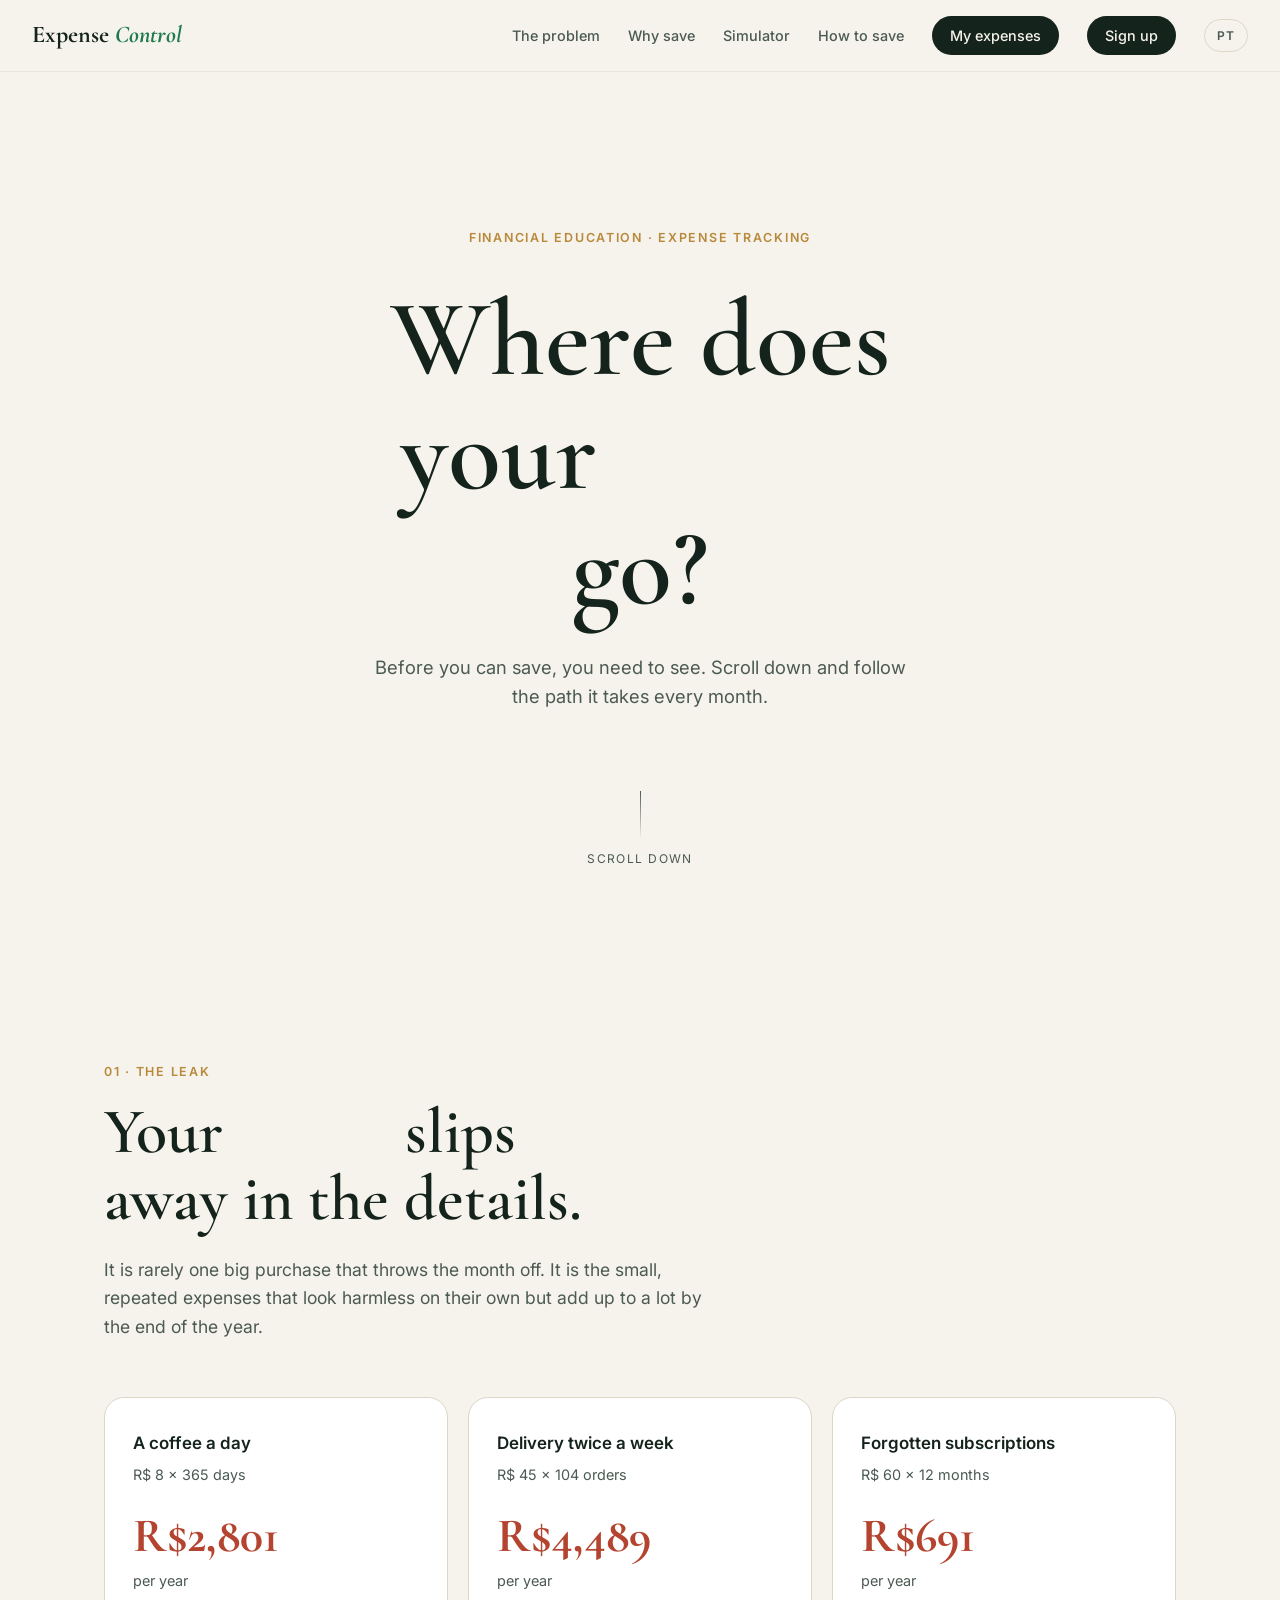
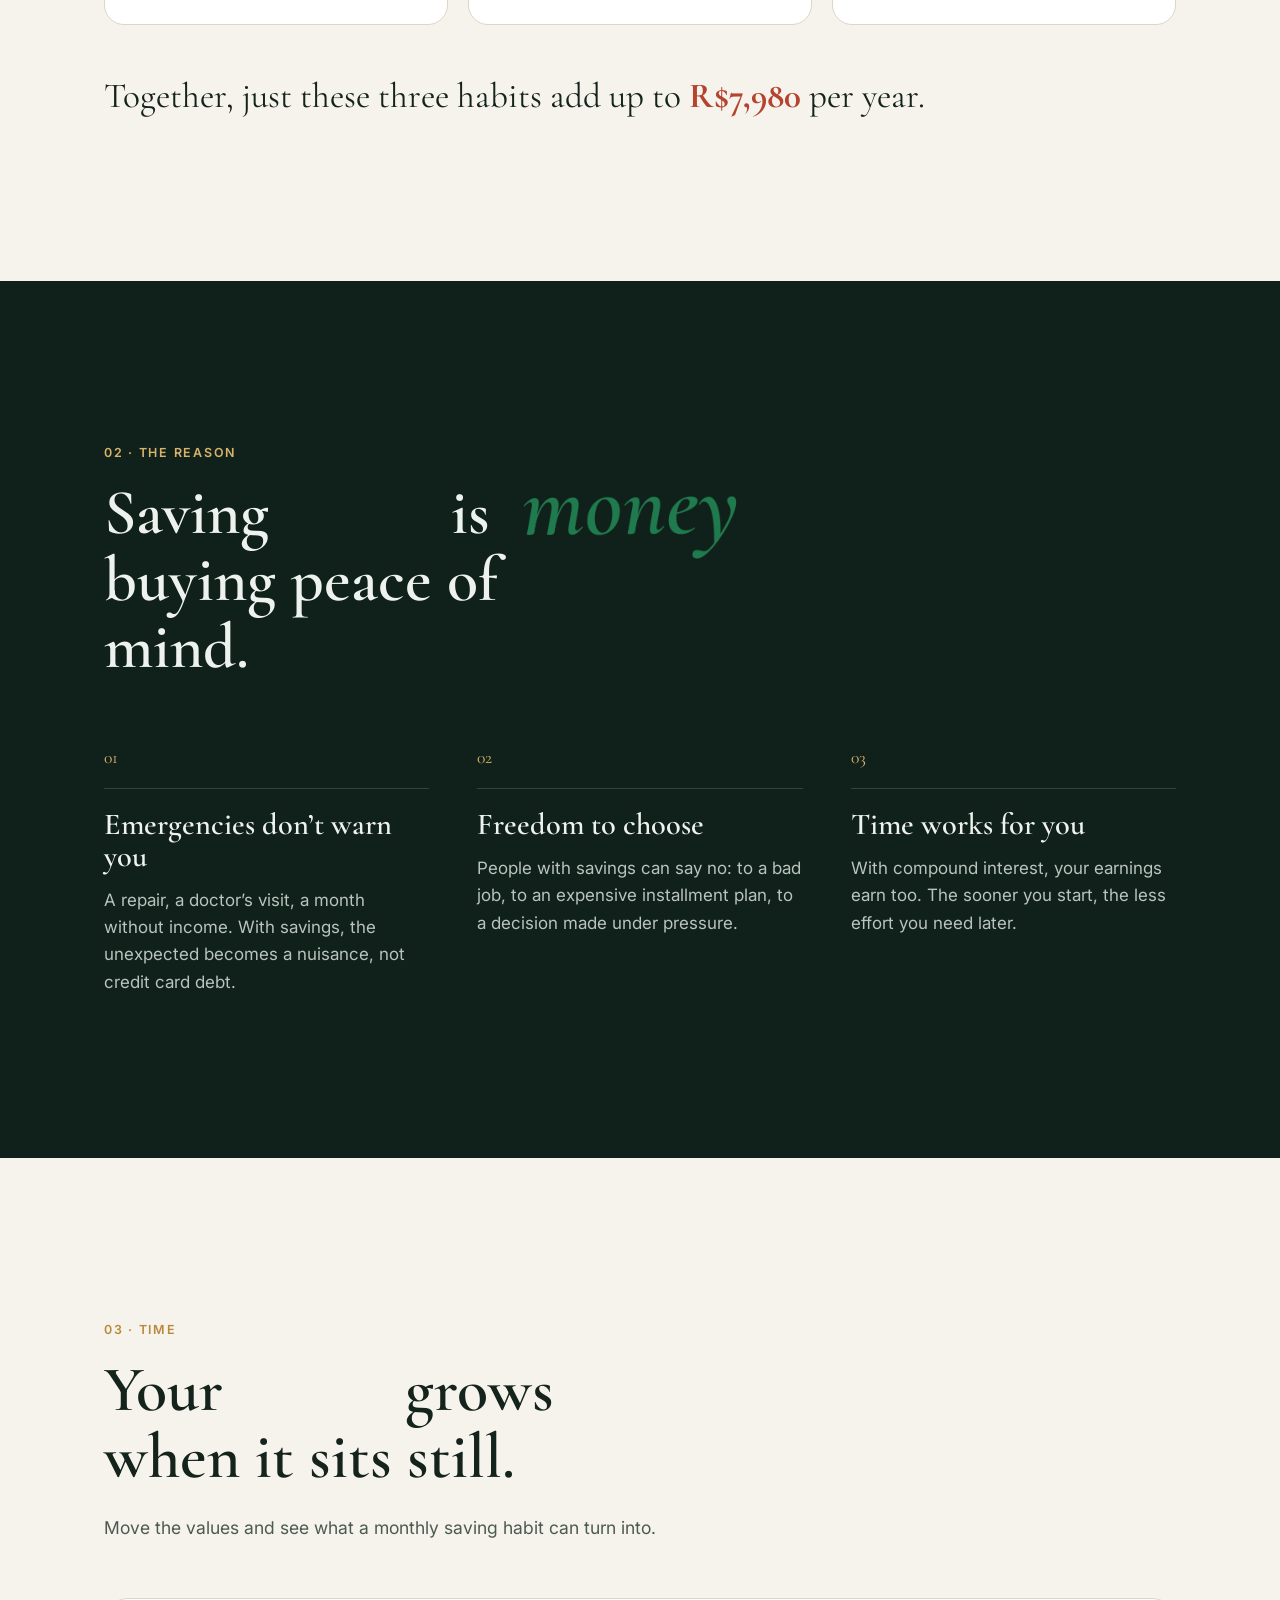
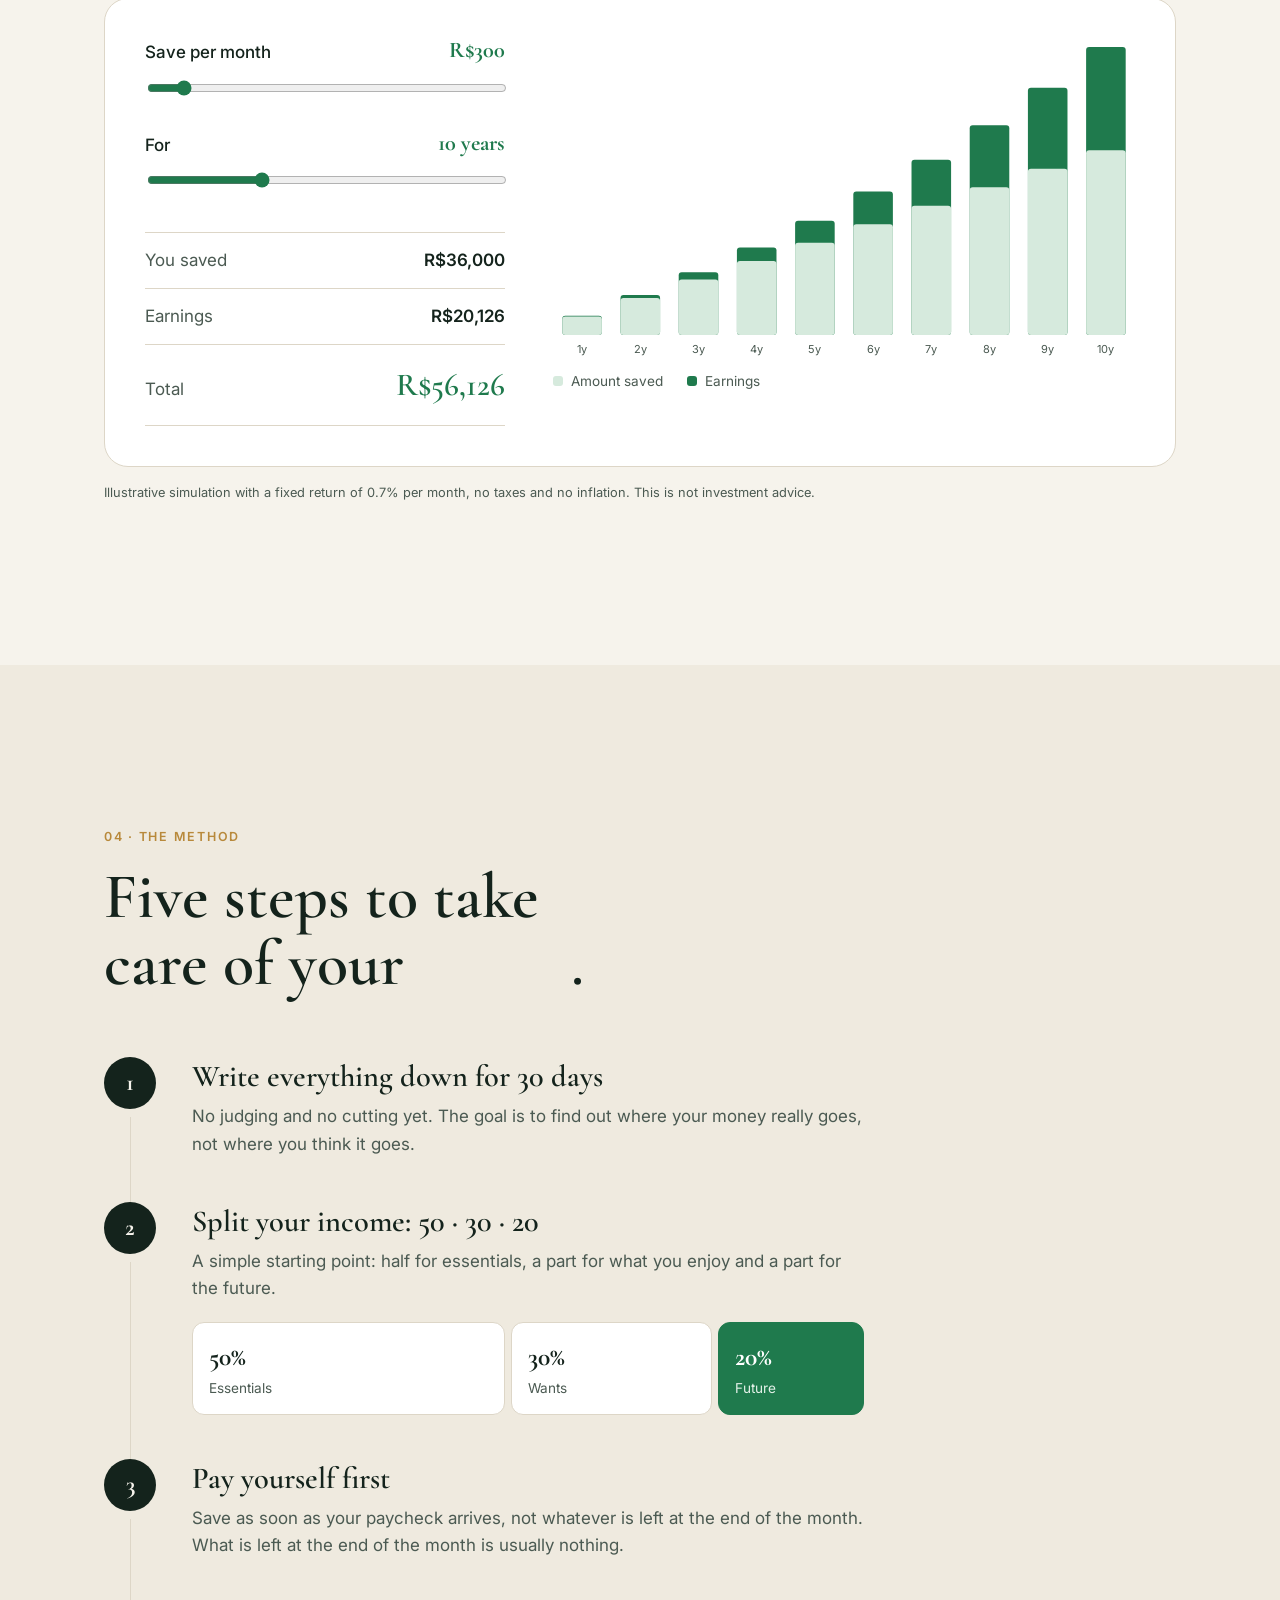
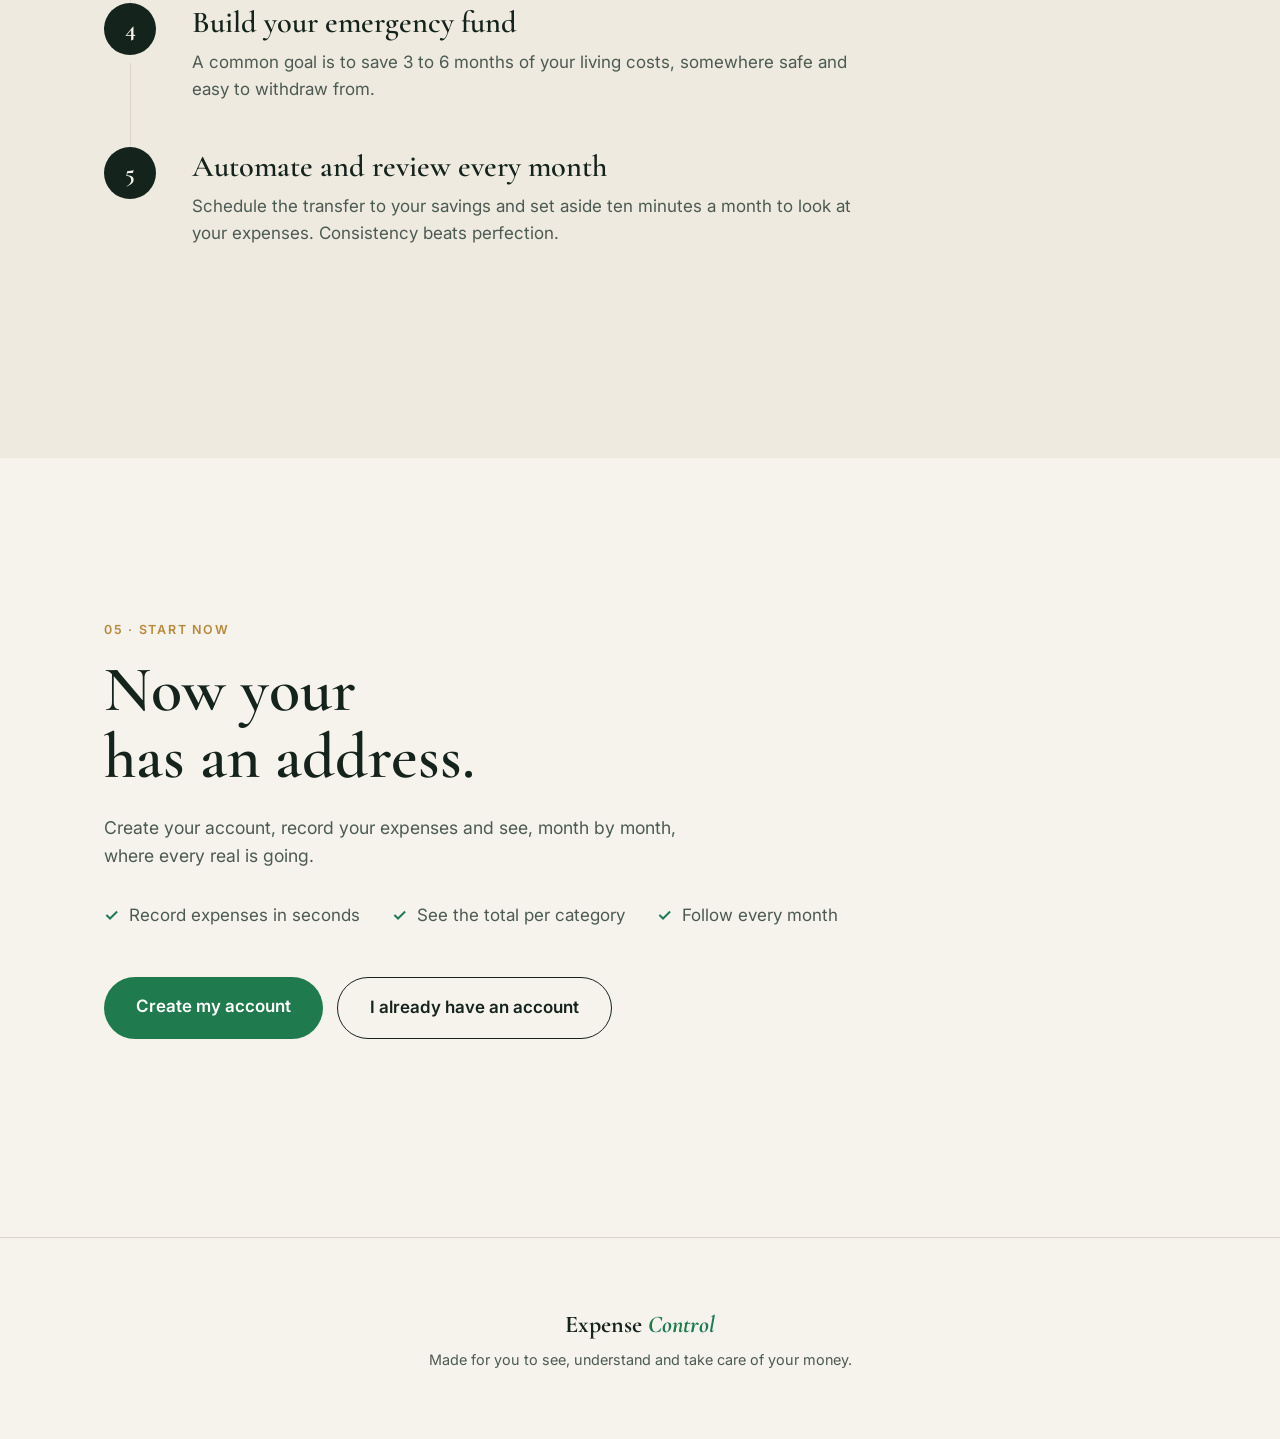
<file: frontend/index.html>
<!DOCTYPE html>
<html lang="pt-br" data-i18n-titulo="index.titulo">
<head>
    <meta charset="UTF-8">
    <meta name="viewport" content="width=device-width, initial-scale=1.0">
    <title>Expense Control</title>
    <link rel="preconnect" href="https://fonts.googleapis.com">
    <link rel="preconnect" href="https://fonts.gstatic.com" crossorigin>
    <link rel="stylesheet" href="https://fonts.googleapis.com/css2?family=Cormorant+Garamond:ital,wght@0,500;0,600;0,700;1,500;1,600&family=Inter:wght@400;500;600&display=swap">
    <link rel="stylesheet" href="style.css">
</head>
<body>

    <!-- a palavra que viaja pelo site (controlada pelo script.js) -->
    <span id="viajante" aria-hidden="true" data-i18n="comum.dinheiro">dinheiro</span>

    <header class="topo">
        <a href="#inicio" class="marca">Expense <em>Control</em></a>
        <nav>
            <a href="#vazamento" data-i18n="index.navProblema">O problema</a>
            <a href="#porque" data-i18n="index.navPorque">Por que guardar</a>
            <a href="#simulador" data-i18n="index.navSimulador">Simulador</a>
            <a href="#passos" data-i18n="index.navPassos">Como guardar</a>
            <a href="login.html" class="nav-conta botao-nav" data-i18n="index.navMeusGastos">Meus gastos</a>
            <a href="login.html#cadastro" class="botao-nav" data-i18n="index.navCriarConta">Criar conta</a>
            <button type="button" class="troca-idioma" data-i18n="comum.trocaIdioma" data-i18n-aria="comum.trocaIdiomaAria">EN</button>
        </nav>
    </header>

    <main>

        <!-- 1. ABERTURA -->
        <section id="inicio" class="hero">
            <p class="sobretitulo" data-i18n="index.heroSobre">Educação financeira · Controle de gastos</p>
            <h1 data-i18n-html="index.heroTitulo">Para onde vai seu <span class="pouso">dinheiro</span>?</h1>
            <p class="lead" data-i18n="index.heroLead">Antes de guardar, é preciso enxergar. Role a página e acompanhe o caminho que ele faz todo mês.</p>
            <div class="rolar"><span></span><div data-i18n="index.rolar">Role para baixo</div></div>
        </section>

        <!-- 2. O PROBLEMA -->
        <section id="vazamento" class="secao">
            <div class="container">
                <p class="sobretitulo" data-i18n="index.vazSobre">01 · O vazamento</p>
                <h2 data-i18n-html="index.vazTitulo">Seu <span class="pouso">dinheiro</span> escapa nos detalhes.</h2>
                <p class="texto" data-i18n="index.vazTexto">Raramente é uma grande compra que desequilibra o mês. São os gastos pequenos e repetidos, que parecem inofensivos sozinhos, mas viram muito no fim do ano.</p>

                <div class="cards">
                    <article class="card revelar">
                        <span class="card-rotulo" data-i18n="index.cafe">Um café por dia</span>
                        <span class="card-conta" data-i18n="index.cafeConta">R$ 8 × 365 dias</span>
                        <strong class="contador" data-valor="2920">R$ 0</strong>
                        <span class="card-rodape" data-i18n="index.porAno">por ano</span>
                    </article>
                    <article class="card revelar">
                        <span class="card-rotulo" data-i18n="index.delivery">Delivery 2× por semana</span>
                        <span class="card-conta" data-i18n="index.deliveryConta">R$ 45 × 104 pedidos</span>
                        <strong class="contador" data-valor="4680">R$ 0</strong>
                        <span class="card-rodape" data-i18n="index.porAno">por ano</span>
                    </article>
                    <article class="card revelar">
                        <span class="card-rotulo" data-i18n="index.assinaturas">Assinaturas esquecidas</span>
                        <span class="card-conta" data-i18n="index.assinaturasConta">R$ 60 × 12 meses</span>
                        <strong class="contador" data-valor="720">R$ 0</strong>
                        <span class="card-rodape" data-i18n="index.porAno">por ano</span>
                    </article>
                </div>

                <p class="destaque revelar"><span data-i18n="index.juntos">Juntos, só esses três hábitos somam</span> <strong class="contador" data-valor="8320">R$ 0</strong> <span data-i18n="index.porAno">por ano</span>.</p>
            </div>
        </section>

        <!-- 3. POR QUE GUARDAR -->
        <section id="porque" class="secao secao-escura">
            <div class="container">
                <p class="sobretitulo" data-i18n="index.porqueSobre">02 · O motivo</p>
                <h2 data-i18n-html="index.porqueTitulo">Guardar <span class="pouso">dinheiro</span> é comprar tranquilidade.</h2>

                <div class="motivos">
                    <article class="motivo revelar">
                        <span class="numero">01</span>
                        <h3 data-i18n="index.motivo1Titulo">Imprevistos não avisam</h3>
                        <p data-i18n="index.motivo1Texto">Um conserto, uma consulta, um mês sem renda. Com uma reserva, o imprevisto vira um incômodo, não uma dívida no cartão.</p>
                    </article>
                    <article class="motivo revelar">
                        <span class="numero">02</span>
                        <h3 data-i18n="index.motivo2Titulo">Liberdade de escolha</h3>
                        <p data-i18n="index.motivo2Texto">Quem tem uma reserva consegue dizer não: a um emprego ruim, a um parcelamento caro, a uma decisão tomada por pressão.</p>
                    </article>
                    <article class="motivo revelar">
                        <span class="numero">03</span>
                        <h3 data-i18n="index.motivo3Titulo">O tempo trabalha por você</h3>
                        <p data-i18n="index.motivo3Texto">Com juros compostos, o rendimento também rende. Quanto antes você começa, menos esforço precisa fazer depois.</p>
                    </article>
                </div>
            </div>
        </section>

        <!-- 4. SIMULADOR -->
        <section id="simulador" class="secao">
            <div class="container">
                <p class="sobretitulo" data-i18n="index.simSobre">03 · O tempo</p>
                <h2 data-i18n-html="index.simTitulo">Seu <span class="pouso">dinheiro</span> cresce quando fica parado.</h2>
                <p class="texto" data-i18n="index.simTexto">Mexa nos valores e veja quanto um hábito de guardar todo mês pode virar.</p>

                <div class="simulador revelar">
                    <div class="controles">
                        <label>
                            <span><span data-i18n="index.simPorMes">Guardar por mês</span> <output id="saidaAporte">R$ 300</output></span>
                            <input type="range" id="aporte" min="50" max="3000" step="50" value="300">
                        </label>
                        <label>
                            <span><span data-i18n="index.simDurante">Durante</span> <output id="saidaAnos">10 anos</output></span>
                            <input type="range" id="anos" min="1" max="30" step="1" value="10">
                        </label>

                        <dl class="resultados">
                            <div>
                                <dt data-i18n="index.simGuardou">Você guardou</dt>
                                <dd id="totalGuardado">R$ 0</dd>
                            </div>
                            <div>
                                <dt data-i18n="index.simRendimento">Rendimento</dt>
                                <dd id="totalJuros">R$ 0</dd>
                            </div>
                            <div class="resultado-final">
                                <dt data-i18n="index.simTotal">Total acumulado</dt>
                                <dd id="totalFinal">R$ 0</dd>
                            </div>
                        </dl>
                    </div>

                    <div class="grafico">
                        <svg id="grafico" role="img" aria-label="Gráfico do valor acumulado por ano" data-i18n-aria="index.simGraficoAria"></svg>
                        <div class="legenda">
                            <span><i class="cor-guardado"></i><span data-i18n="index.simValorGuardado">Valor guardado</span></span>
                            <span><i class="cor-juros"></i><span data-i18n="index.simRendimento">Rendimento</span></span>
                        </div>
                    </div>
                </div>
                <p class="aviso" data-i18n="index.simAviso">Simulação ilustrativa com rendimento fixo de 0,7% ao mês, sem impostos e sem inflação. Não é uma recomendação de investimento.</p>
            </div>
        </section>

        <!-- 5. COMO GUARDAR -->
        <section id="passos" class="secao secao-clara">
            <div class="container">
                <p class="sobretitulo" data-i18n="index.passosSobre">04 · O método</p>
                <h2 data-i18n-html="index.passosTitulo">Cinco passos para cuidar do seu <span class="pouso">dinheiro</span>.</h2>

                <ol class="passos">
                    <li class="passo revelar">
                        <h3 data-i18n="index.passo1Titulo">Anote tudo por 30 dias</h3>
                        <p data-i18n="index.passo1Texto">Sem julgar e sem cortar nada ainda. O objetivo é descobrir para onde o dinheiro vai de verdade, não para onde você acha que ele vai.</p>
                    </li>
                    <li class="passo revelar">
                        <h3 data-i18n="index.passo2Titulo">Divida a renda: 50 · 30 · 20</h3>
                        <p data-i18n="index.passo2Texto">Uma referência simples para começar: metade para o essencial, uma parte para o que você gosta e uma parte para o futuro.</p>
                        <div class="regra" aria-label="Regra 50/30/20">
                            <div style="--parte: 50"><strong>50%</strong><span data-i18n="index.essencial">Essencial</span></div>
                            <div style="--parte: 30"><strong>30%</strong><span data-i18n="index.desejos">Desejos</span></div>
                            <div style="--parte: 20"><strong>20%</strong><span data-i18n="index.futuro">Futuro</span></div>
                        </div>
                    </li>
                    <li class="passo revelar">
                        <h3 data-i18n="index.passo3Titulo">Pague-se primeiro</h3>
                        <p data-i18n="index.passo3Texto">Guarde assim que o salário cair, não com o que sobrar no fim do mês. O que sobra no fim do mês costuma ser nada.</p>
                    </li>
                    <li class="passo revelar">
                        <h3 data-i18n="index.passo4Titulo">Monte sua reserva de emergência</h3>
                        <p data-i18n="index.passo4Texto">Uma meta comum é juntar de 3 a 6 meses do seu custo de vida, num lugar seguro e fácil de sacar.</p>
                    </li>
                    <li class="passo revelar">
                        <h3 data-i18n="index.passo5Titulo">Automatize e revise todo mês</h3>
                        <p data-i18n="index.passo5Texto">Programe a transferência para a poupança e reserve dez minutos por mês para olhar seus gastos. Constância vale mais que perfeição.</p>
                    </li>
                </ol>
            </div>
        </section>

        <!-- 6. CHAMADA PARA CADASTRO -->
        <section id="app" class="secao chamada">
            <div class="container">
                <p class="sobretitulo" data-i18n="index.chamadaSobre">05 · Comece agora</p>
                <h2 data-i18n-html="index.chamadaTitulo">Agora o seu <span class="pouso">dinheiro</span> tem endereço.</h2>
                <p class="texto" data-i18n="index.chamadaTexto">Crie sua conta, registre seus gastos e veja, mês a mês, para onde cada real está indo.</p>

                <ul class="vantagens">
                    <li data-i18n="index.vantagem1">Registre gastos em segundos</li>
                    <li data-i18n="index.vantagem2">Veja o total por categoria</li>
                    <li data-i18n="index.vantagem3">Acompanhe cada mês</li>
                </ul>

                <div class="chamada-botoes">
                    <a href="login.html#cadastro" class="botao botao-principal" data-visitante data-i18n="index.criarMinhaConta">Criar minha conta</a>
                    <a href="login.html" class="botao botao-secundario" data-visitante data-i18n="index.jaTenhoConta">Já tenho conta</a>
                    <a href="painel.html" class="botao botao-principal" data-logado hidden data-i18n="index.irParaGastos">Ir para meus gastos</a>
                </div>
            </div>
        </section>
    </main>

    <footer class="rodape">
        <p><span class="marca">Expense <em>Control</em></span></p>
        <p data-i18n="index.rodape">Feito para você enxergar, entender e cuidar do seu dinheiro.</p>
    </footer>

    <script src="idioma.js"></script>
    <script src="script.js"></script>
</body>
</html>
</file>
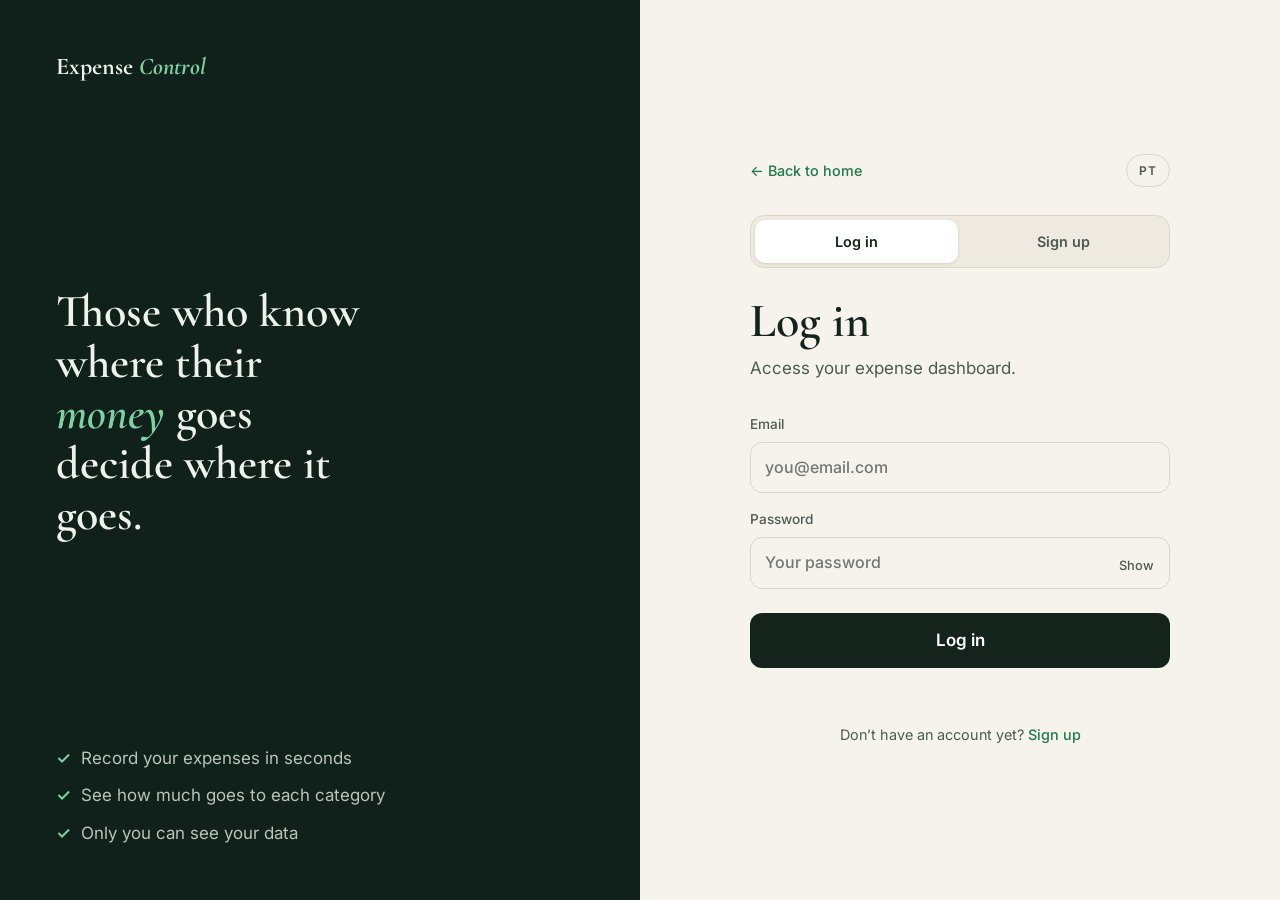
<file: frontend/login.html>
<!DOCTYPE html>
<html lang="pt-br" data-i18n-titulo="auth.titulo">
<head>
    <meta charset="UTF-8">
    <meta name="viewport" content="width=device-width, initial-scale=1.0">
    <title>Meus gastos · Expense Control</title>
    <link rel="preconnect" href="https://fonts.googleapis.com">
    <link rel="preconnect" href="https://fonts.gstatic.com" crossorigin>
    <link rel="stylesheet" href="https://fonts.googleapis.com/css2?family=Cormorant+Garamond:ital,wght@0,500;0,600;0,700;1,500;1,600&family=Inter:wght@400;500;600&display=swap">
    <link rel="stylesheet" href="style.css">
</head>
<body class="pagina-auth">

    <aside class="auth-lado">
        <a href="index.html" class="marca">Expense <em>Control</em></a>
        <blockquote data-i18n-html="auth.frase">
            Quem sabe para onde vai o próprio <em>dinheiro</em> decide para onde ele vai.
        </blockquote>
        <ul class="auth-lista">
            <li data-i18n="auth.lista1">Registre seus gastos em segundos</li>
            <li data-i18n="auth.lista2">Veja quanto vai para cada categoria</li>
            <li data-i18n="auth.lista3">Só você vê os seus dados</li>
        </ul>
    </aside>

    <main class="auth-conteudo">
        <div class="auth-form">
            <div class="auth-topo">
                <a href="index.html" class="voltar" data-i18n="auth.voltar">← Voltar ao início</a>
                <button type="button" class="troca-idioma" data-i18n="comum.trocaIdioma" data-i18n-aria="comum.trocaIdiomaAria">EN</button>
            </div>

            <!-- as duas abas: trocam qual formulário aparece (controlado pelo auth.js) -->
            <div class="auth-abas" role="tablist">
                <button type="button" class="auth-aba ativa" data-aba="login" role="tab" data-i18n="auth.abaEntrar">Entrar</button>
                <button type="button" class="auth-aba" data-aba="cadastro" role="tab" data-i18n="auth.abaCriar">Criar conta</button>
            </div>

            <!-- ENTRAR -->
            <form id="formLogin" class="formulario" data-painel="login">
                <h1 data-i18n="auth.loginTitulo">Entrar</h1>
                <p class="auth-sub" data-i18n="auth.loginSub">Acesse seu painel de gastos.</p>

                <label><span data-i18n="auth.email">E-mail</span>
                    <input type="email" id="loginEmail" autocomplete="email" required placeholder="voce@email.com" data-i18n-placeholder="auth.emailExemplo">
                </label>
                <label><span data-i18n="auth.senha">Senha</span>
                    <span class="campo-senha">
                        <input type="password" id="loginSenha" autocomplete="current-password" required placeholder="Sua senha" data-i18n-placeholder="auth.suaSenha">
                        <button type="button" class="ver-senha">Mostrar</button>
                    </span>
                </label>

                <button type="submit" data-i18n="auth.botaoEntrar">Entrar</button>
                <p class="mensagem" role="status"></p>

                <p class="auth-troca"><span data-i18n="auth.semConta">Ainda não tem conta?</span> <a href="#cadastro" data-ir="cadastro" data-i18n="auth.linkCriar">Criar conta</a></p>
            </form>

            <!-- CRIAR CONTA -->
            <form id="formCadastro" class="formulario" data-painel="cadastro" hidden>
                <h1 data-i18n="auth.cadastroTitulo">Crie sua conta</h1>
                <p class="auth-sub" data-i18n="auth.cadastroSub">Leva menos de um minuto.</p>

                <label><span data-i18n="auth.nome">Nome</span>
                    <input type="text" id="cadastroNome" autocomplete="name" required maxlength="80" placeholder="Seu nome" data-i18n-placeholder="auth.seuNome">
                </label>
                <label><span data-i18n="auth.email">E-mail</span>
                    <input type="email" id="cadastroEmail" autocomplete="email" required placeholder="voce@email.com" data-i18n-placeholder="auth.emailExemplo">
                </label>
                <label><span data-i18n="auth.idioma">Idioma</span>
                    <!-- os nomes dos idiomas ficam sempre na própria língua -->
                    <select id="cadastroIdioma" required>
                        <option value="pt-BR">Português</option>
                        <option value="en">English</option>
                    </select>
                </label>
                <label><span data-i18n="auth.senha">Senha</span>
                    <span class="campo-senha">
                        <input type="password" id="cadastroSenha" autocomplete="new-password" required minlength="6" placeholder="Mínimo de 6 caracteres" data-i18n-placeholder="auth.minimo">
                        <button type="button" class="ver-senha">Mostrar</button>
                    </span>
                </label>
                <label><span data-i18n="auth.confirmar">Confirmar senha</span>
                    <span class="campo-senha">
                        <input type="password" id="cadastroConfirmar" autocomplete="new-password" required placeholder="Repita a senha" data-i18n-placeholder="auth.repita">
                        <button type="button" class="ver-senha">Mostrar</button>
                    </span>
                </label>

                <button type="submit" data-i18n="auth.botaoCriar">Criar conta</button>
                <p class="mensagem" role="status"></p>

                <p class="auth-troca"><span data-i18n="auth.temConta">Já tem conta?</span> <a href="#login" data-ir="login" data-i18n="auth.linkEntrar">Entrar</a></p>
            </form>
        </div>
    </main>

    <script src="idioma.js"></script>
    <script src="api.js"></script>
    <script src="auth.js"></script>
</body>
</html>
</file>
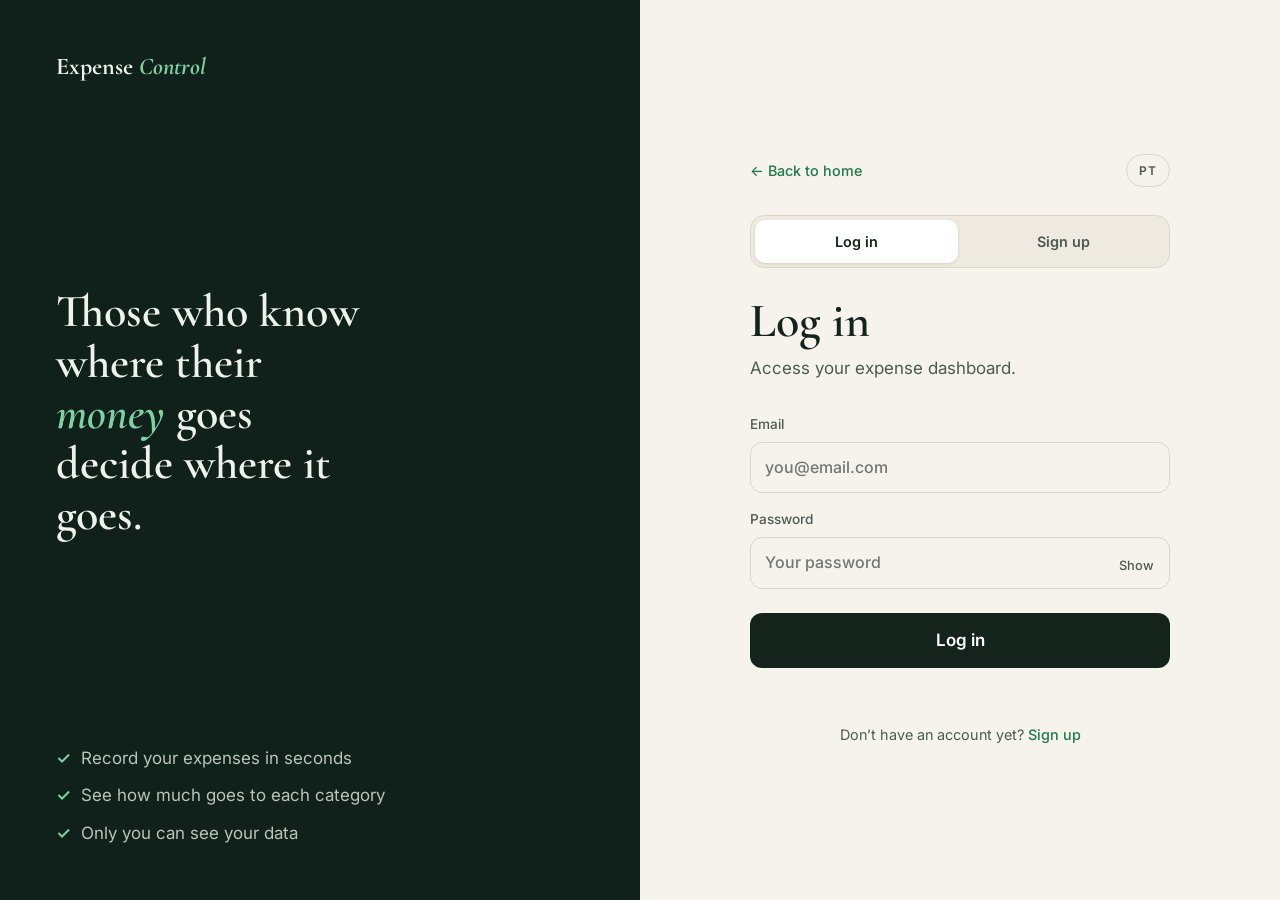
<file: frontend/painel.html>
<!DOCTYPE html>
<html lang="pt-br">
<head>
    <meta charset="UTF-8">
    <meta name="viewport" content="width=device-width, initial-scale=1.0">
    <title>Meus gastos · Expense Control</title>
    <link rel="preconnect" href="https://fonts.googleapis.com">
    <link rel="preconnect" href="https://fonts.gstatic.com" crossorigin>
    <link rel="stylesheet" href="https://fonts.googleapis.com/css2?family=Cormorant+Garamond:ital,wght@0,500;0,600;0,700;1,500;1,600&family=Inter:wght@400;500;600&display=swap">
    <link rel="stylesheet" href="style.css">
    <link rel="stylesheet" href="painel.css">
</head>
<body class="pagina-app">

    <!-- ========== BARRA LATERAL (os tópicos do painel) ========== -->
    <aside class="lateral" id="lateral">
        <a href="index.html" class="marca">Expense <em>Control</em></a>

        <nav class="lateral-menu">
            <span class="lateral-grupo">Gastos</span>
            <a href="#adicionar" data-tela="adicionar">
                <svg viewBox="0 0 24 24" aria-hidden="true"><path d="M12 5v14M5 12h14"/></svg>
                Adicionar gasto
            </a>
            <a href="#mes" data-tela="mes">
                <svg viewBox="0 0 24 24" aria-hidden="true"><rect x="3" y="5" width="18" height="16" rx="2"/><path d="M3 10h18M8 3v4M16 3v4"/></svg>
                Meu mês
            </a>
            <a href="#gastos" data-tela="gastos">
                <svg viewBox="0 0 24 24" aria-hidden="true"><path d="M8 6h12M8 12h12M8 18h12M4 6h.01M4 12h.01M4 18h.01"/></svg>
                Meus gastos
            </a>

            <span class="lateral-grupo">Análise</span>
            <a href="#graficos" data-tela="graficos">
                <svg viewBox="0 0 24 24" aria-hidden="true"><path d="M4 20V10M10 20V4M16 20v-7M2 20h20"/></svg>
                Gráficos
            </a>
            <a href="#estatisticas" data-tela="estatisticas">
                <svg viewBox="0 0 24 24" aria-hidden="true"><path d="M12 3v3M12 18v3M3 12h3M18 12h3M5.6 5.6l2.1 2.1M16.3 16.3l2.1 2.1M5.6 18.4l2.1-2.1M16.3 7.7l2.1-2.1"/><circle cx="12" cy="12" r="3"/></svg>
                Estatísticas
            </a>

            <span class="lateral-grupo">Futuro</span>
            <a href="#metas" data-tela="metas">
                <svg viewBox="0 0 24 24" aria-hidden="true"><circle cx="12" cy="12" r="9"/><circle cx="12" cy="12" r="5"/><circle cx="12" cy="12" r="1"/></svg>
                Metas
            </a>
            <a href="#investimentos" data-tela="investimentos">
                <svg viewBox="0 0 24 24" aria-hidden="true"><path d="M3 17l6-6 4 4 8-8M15 7h6v6"/></svg>
                Investimentos
            </a>
        </nav>

        <div class="lateral-rodape">
            <div class="lateral-usuario">
                <span class="avatar" id="avatar">?</span>
                <span id="nomeUsuario">Olá!</span>
            </div>
            <button type="button" id="botaoSair" class="lateral-sair">Sair</button>
        </div>
    </aside>

    <!-- topo que só aparece no celular, com o botão que abre a barra lateral -->
    <header class="app-topo">
        <button type="button" id="abrirMenu" class="abrir-menu" aria-label="Abrir menu">
            <svg viewBox="0 0 24 24" aria-hidden="true"><path d="M4 7h16M4 12h16M4 17h16"/></svg>
        </button>
        <a href="index.html" class="marca">Expense <em>Control</em></a>
    </header>
    <div class="fundo-menu" id="fundoMenu"></div>

    <main class="app-conteudo">
        <p id="avisoBack" class="aviso-back" hidden></p>

        <!-- ========== TELA 1: ADICIONAR GASTO (tela inicial, bem simples) ========== -->
        <section class="tela tela-lancar" id="tela-adicionar">
            <form id="formGasto" class="lancar" novalidate>
                <p class="sobretitulo" id="dataHoje"></p>
                <h1 class="lancar-titulo" id="tituloForm"><span id="saudacao">Olá</span>, quanto você <em>gastou</em>?</h1>

                <!-- 1. o valor -->
                <label class="lancar-valor">
                    <span>R$</span>
                    <input type="text" id="valor" inputmode="decimal" placeholder="0,00" autocomplete="off" aria-label="Valor gasto">
                </label>

                <!-- 2. a categoria -->
                <div class="escolha-categoria lancar-categorias" id="escolhaCategoria" role="radiogroup" aria-label="Categoria"></div>

                <!-- opcionais: descrição e data -->
                <input type="text" id="descricao" class="lancar-descricao" placeholder="Com o quê? (opcional)" maxlength="80" autocomplete="off">
                <div class="lancar-data">
                    <button type="button" id="botaoData" class="botao-texto">📅 Hoje · mudar data</button>
                    <input type="date" id="data" hidden>
                </div>

                <!-- 3. lançar -->
                <button type="submit" id="botaoSalvar" class="lancar-botao">Lançar gasto</button>
                <button type="button" id="botaoCancelar" class="botao-texto" hidden>Cancelar edição</button>
                <p id="mensagem" class="mensagem lancar-mensagem" role="status"></p>
            </form>

            <p class="lancar-rodape">
                Hoje <strong id="rodapeHoje">R$ 0,00</strong> · Este mês <strong id="rodapeMes">R$ 0,00</strong> ·
                <a href="#mes">Ver meu mês →</a>
            </p>
        </section>

        <!-- ========== TELA: MEU MÊS (o resumo para ver no fim do mês) ========== -->
        <section class="tela" id="tela-mes" hidden>
            <p class="sobretitulo">Resumo</p>
            <h1 class="tela-titulo">Quanto você gastou <em>de verdade</em></h1>

            <div class="filtros">
                <select id="mesResumo" aria-label="Mês do resumo"></select>
            </div>

            <!-- assistente de IA: por enquanto só o botão (a integração com o backend vem depois) -->
            <div class="cartao assistente-ia">
                <div class="assistente-texto">
                    <span class="assistente-selo">IA</span>
                    <div>
                        <h2>Assistente de gastos</h2>
                        <p class="cartao-sub">Peça para a IA analisar seus gastos e sugerir onde economizar.</p>
                    </div>
                </div>
                <button type="button" id="botaoIA" class="botao-ia">
                    <svg viewBox="0 0 24 24" aria-hidden="true"><path d="M12 3l1.8 4.9L19 9.7l-5.2 1.8L12 16.5l-1.8-5L5 9.7l5.2-1.8zM19 15l.8 2.2L22 18l-2.2.8L19 21l-.8-2.2L16 18l2.2-.8z"/></svg>
                    Analisar com IA
                </button>
                <p id="respostaIA" class="resposta-ia" role="status" hidden></p>
            </div>

            <div class="indicadores">
                <div class="indicador">
                    <span>Total gasto</span>
                    <strong id="totalMes">R$ 0,00</strong>
                    <small id="comparacaoMes">&nbsp;</small>
                </div>
                <div class="indicador">
                    <span>Lançamentos</span>
                    <strong id="qtdMes">0</strong>
                    <small id="maiorCategoriaMes">&nbsp;</small>
                </div>
                <div class="indicador">
                    <span>Média por dia</span>
                    <strong id="mediaDia">R$ 0,00</strong>
                    <small id="mediaDiaInfo">&nbsp;</small>
                </div>
                <div class="indicador">
                    <span id="previsaoRotulo">Previsão para o mês</span>
                    <strong id="previsaoMes">R$ 0,00</strong>
                    <small id="previsaoInfo">se continuar nesse ritmo</small>
                </div>
            </div>

            <div class="duas-colunas duas-iguais">
                <div class="cartao">
                    <div class="cartao-cabecalho">
                        <h2>Para onde foi</h2>
                        <a href="#graficos" class="link-ver">Ver gráficos →</a>
                    </div>
                    <ul id="porCategoriaMes" class="por-categoria"></ul>
                </div>

                <div class="cartao">
                    <div class="cartao-cabecalho">
                        <h2>Últimos lançamentos</h2>
                        <a href="#gastos" class="link-ver">Ver todos →</a>
                    </div>
                    <ul id="ultimosGastos" class="lista-gastos"></ul>
                </div>
            </div>

            <div class="cartao resumo-metas">
                <div class="cartao-cabecalho">
                    <h2>Suas metas</h2>
                    <a href="#metas" class="link-ver">Organizar metas →</a>
                </div>
                <ul id="resumoMetas" class="metas-mini"></ul>
            </div>
        </section>

        <!-- ========== TELA: METAS ========== -->
        <section class="tela" id="tela-metas" hidden>
            <p class="sobretitulo">Objetivos</p>
            <h1 class="tela-titulo">Suas <em>metas</em></h1>

            <div class="indicadores indicadores-3">
                <div class="indicador">
                    <span>Metas ativas</span>
                    <strong id="metasAtivas">0</strong>
                    <small id="metasConcluidas">&nbsp;</small>
                </div>
                <div class="indicador">
                    <span>Já guardado</span>
                    <strong id="metasGuardado">R$ 0,00</strong>
                    <small id="metasDe">&nbsp;</small>
                </div>
                <div class="indicador">
                    <span>Guardar por mês</span>
                    <strong id="metasPorMes">R$ 0,00</strong>
                    <small>para bater todas no prazo</small>
                </div>
            </div>

            <div class="duas-colunas">
                <form id="formMeta" class="formulario cartao">
                    <h2 id="tituloFormMeta">Nova meta</h2>

                    <label>Nome da meta
                        <input type="text" id="metaNome" placeholder="Ex.: Viagem de fim de ano" required maxlength="60">
                    </label>
                    <div class="linha">
                        <label>Quanto quero juntar (R$)
                            <input type="number" id="metaValor" min="1" step="0.01" placeholder="5000" required>
                        </label>
                        <label>Já tenho (R$)
                            <input type="number" id="metaGuardado" min="0" step="0.01" placeholder="0">
                        </label>
                    </div>
                    <label>Prazo
                        <input type="date" id="metaPrazo">
                    </label>
                    <label>Anotações
                        <textarea id="metaNotas" rows="3" maxlength="500" placeholder="Por que essa meta é importante, ideias, próximos passos…"></textarea>
                    </label>

                    <button type="submit" id="botaoSalvarMeta">Criar meta</button>
                    <button type="button" id="botaoCancelarMeta" class="botao-texto" hidden>Cancelar edição</button>
                </form>

                <div class="cartao">
                    <h2>Bloco de anotações</h2>
                    <p class="cartao-sub">Ideias, lembretes, contas para pagar… salva sozinho.</p>
                    <textarea id="blocoNotas" class="bloco-notas" placeholder="Escreva aqui…"></textarea>
                    <p class="nota-salva" id="notaSalva">&nbsp;</p>
                </div>
            </div>

            <div class="filtros abas-metas" role="tablist">
                <button type="button" class="aba-meta ativa" data-filtro="ativas">Em andamento</button>
                <button type="button" class="aba-meta" data-filtro="concluidas">Concluídas</button>
            </div>
            <div class="lista-metas" id="listaMetas"></div>
        </section>

        <!-- ========== TELA 2: MEUS GASTOS ========== -->
        <section class="tela" id="tela-gastos" hidden>
            <p class="sobretitulo">Histórico</p>
            <h1 class="tela-titulo">Meus <em>gastos</em></h1>

            <div class="filtros">
                <input type="search" id="filtroBusca" placeholder="Buscar pela descrição…" aria-label="Buscar">
                <select id="filtroMes" aria-label="Mês"></select>
                <select id="filtroCategoria" aria-label="Categoria"></select>
            </div>

            <div class="cartao">
                <div class="cartao-cabecalho">
                    <h2 id="resumoFiltro">0 gastos</h2>
                    <strong id="totalFiltro" class="total-filtro">R$ 0,00</strong>
                </div>
                <div class="tabela-rolagem">
                    <table class="tabela-gastos">
                        <thead>
                            <tr>
                                <th>Data</th>
                                <th>Descrição</th>
                                <th>Categoria</th>
                                <th class="num">Valor</th>
                                <th><span class="so-leitor">Ações</span></th>
                            </tr>
                        </thead>
                        <tbody id="corpoTabela"></tbody>
                    </table>
                </div>
            </div>
        </section>

        <!-- ========== TELA 3: GRÁFICOS ========== -->
        <section class="tela" id="tela-graficos" hidden>
            <p class="sobretitulo">Análise</p>
            <h1 class="tela-titulo">Seu <em>dinheiro</em> em gráficos</h1>

            <div class="filtros">
                <select id="graficoMes" aria-label="Mês dos gráficos"></select>
            </div>

            <div class="grade-cartoes">
                <div class="cartao">
                    <h2>Por categoria</h2>
                    <p class="cartao-sub" id="subCategoria"></p>
                    <div class="rosca-area">
                        <svg id="graficoRosca" class="rosca" viewBox="0 0 200 200" role="img" aria-label="Gastos por categoria"></svg>
                        <ul id="legendaRosca" class="legenda-rosca"></ul>
                    </div>
                </div>

                <div class="cartao">
                    <h2>Últimos 6 meses</h2>
                    <p class="cartao-sub">Total gasto em cada mês</p>
                    <svg id="graficoMeses" class="grafico-barras" role="img" aria-label="Total gasto por mês"></svg>
                </div>

                <div class="cartao cartao-largo">
                    <h2>Dia a dia</h2>
                    <p class="cartao-sub" id="subDias"></p>
                    <svg id="graficoDias" class="grafico-barras" role="img" aria-label="Total gasto por dia"></svg>
                </div>
            </div>
        </section>

        <!-- ========== TELA 4: ESTATÍSTICAS ========== -->
        <section class="tela" id="tela-estatisticas" hidden>
            <p class="sobretitulo">Curiosidades</p>
            <h1 class="tela-titulo">O que seus gastos <em>contam</em> sobre você</h1>

            <div class="filtros">
                <select id="estatMes" aria-label="Mês das estatísticas"></select>
            </div>

            <div class="grade-estat">
                <div class="cartao estat">
                    <span class="estat-rotulo">Maior gasto do mês</span>
                    <strong id="estMaior">—</strong>
                    <p id="estMaiorInfo"></p>
                </div>
                <div class="cartao estat">
                    <span class="estat-rotulo">Valor médio por gasto</span>
                    <strong id="estTicket">—</strong>
                    <p id="estTicketInfo"></p>
                </div>
                <div class="cartao estat">
                    <span class="estat-rotulo">Dias sem gastar</span>
                    <strong id="estDiasSem">—</strong>
                    <p id="estDiasSemInfo"></p>
                </div>
                <div class="cartao estat">
                    <span class="estat-rotulo">Fim de semana</span>
                    <strong id="estFimSemana">—</strong>
                    <p id="estFimSemanaInfo"></p>
                </div>

                <div class="cartao estat-largo">
                    <h2>Calendário do mês</h2>
                    <p class="cartao-sub">Quanto mais escuro o dia, mais você gastou</p>
                    <div class="calendario" id="calendario"></div>
                    <div class="calendario-escala">
                        <span>Menos</span><i></i><i></i><i></i><i></i><i></i><span>Mais</span>
                    </div>
                </div>

                <div class="cartao estat-largo">
                    <h2>Dia da semana mais caro</h2>
                    <p class="cartao-sub" id="subSemana"></p>
                    <svg id="graficoSemana" class="grafico-barras grafico-baixo" role="img" aria-label="Total gasto por dia da semana"></svg>
                </div>

                <div class="cartao estat-largo">
                    <h2>Regra 50 · 30 · 20</h2>
                    <p class="cartao-sub">Como seus gastos do mês se dividem entre essencial e desejos</p>
                    <div class="barra-regra" id="barraRegra"></div>
                    <p class="regra-texto" id="regraTexto"></p>
                </div>

                <div class="cartao estat-largo">
                    <h2>Gastos que se repetem</h2>
                    <p class="cartao-sub">Descrições que mais aparecem no seu histórico</p>
                    <ul class="lista-ranking" id="listaRepetidos"></ul>
                </div>

                <div class="cartao estat-largo">
                    <h2>Seus meses</h2>
                    <p class="cartao-sub">O mais caro e o mais econômico do histórico</p>
                    <div class="meses-extremos" id="mesesExtremos"></div>
                </div>
            </div>
        </section>

        <!-- ========== TELA 5: INVESTIMENTOS ========== -->
        <section class="tela" id="tela-investimentos" hidden>
            <p class="sobretitulo">Planejamento</p>
            <h1 class="tela-titulo">Faça seu <em>dinheiro</em> trabalhar por você</h1>

            <div class="grade-estat">
                <div class="cartao estat-largo orcamento">
                    <h2>Seu orçamento</h2>
                    <p class="cartao-sub">Informe sua renda para descobrir quanto dá para guardar</p>
                    <label class="campo-renda">Renda mensal (R$)
                        <input type="number" id="renda" min="0" step="50" placeholder="Ex.: 3500">
                    </label>
                    <dl class="orcamento-numeros">
                        <div><dt>Gasto médio por mês</dt><dd id="gastoMedio">R$ 0,00</dd></div>
                        <div><dt>Sobra por mês</dt><dd id="sobra">—</dd></div>
                        <div><dt>Quanto da renda você guarda</dt><dd id="taxaPoupanca">—</dd></div>
                    </dl>
                    <p class="regra-texto" id="dicaOrcamento"></p>
                </div>

                <div class="cartao estat-largo">
                    <h2>Reserva de emergência</h2>
                    <p class="cartao-sub">Meta: 6 meses do seu custo de vida</p>
                    <strong class="valor-grande" id="metaReserva">R$ 0,00</strong>
                    <p class="regra-texto" id="tempoReserva"></p>
                </div>
            </div>

            <div class="cartao simulador-app">
                <div class="controles">
                    <h2>Simulador</h2>
                    <div class="linha">
                        <label>Valor inicial (R$)
                            <input type="number" id="simInicial" min="0" step="100" value="0">
                        </label>
                        <label>Aporte por mês (R$)
                            <input type="number" id="simAporte" min="0" step="50" value="300">
                        </label>
                    </div>
                    <label class="controle-faixa">
                        <span>Rendimento ao ano <output id="saidaTaxa">10%</output></span>
                        <input type="range" id="simTaxa" min="1" max="20" step="0.5" value="10">
                    </label>
                    <label class="controle-faixa">
                        <span>Durante <output id="saidaAnos">10 anos</output></span>
                        <input type="range" id="simAnos" min="1" max="40" step="1" value="10">
                    </label>
                    <button type="button" id="usarSobra" class="botao-texto">Usar minha sobra como aporte</button>

                    <dl class="resultados">
                        <div><dt>Você investiu</dt><dd id="simInvestido">R$ 0</dd></div>
                        <div><dt>Rendimento</dt><dd id="simJuros">R$ 0</dd></div>
                        <div class="resultado-final"><dt>Total acumulado</dt><dd id="simTotal">R$ 0</dd></div>
                    </dl>
                </div>

                <div>
                    <svg id="graficoInvest" class="grafico-barras grafico-alto" role="img" aria-label="Valor acumulado por ano"></svg>
                    <div class="legenda">
                        <span><i class="cor-guardado"></i>Valor investido</span>
                        <span><i class="cor-juros"></i>Rendimento</span>
                    </div>
                </div>
            </div>

            <div class="grade-estat">
                <div class="cartao estat-largo">
                    <h2>Onde o mesmo aporte chega</h2>
                    <p class="cartao-sub" id="subComparar"></p>
                    <ul class="comparar" id="compararInvest"></ul>
                </div>

                <div class="cartao estat-largo destaque-cartao">
                    <h2>O preço dos pequenos desejos</h2>
                    <p class="cartao-sub">Lazer e Outros do mês atual, se investidos todo mês</p>
                    <strong class="valor-grande" id="custoOportunidade">R$ 0,00</strong>
                    <p class="regra-texto" id="custoOportunidadeInfo"></p>
                </div>
            </div>

            <p class="aviso">Simulações ilustrativas, com taxa fixa e sem impostos nem inflação. As taxas de comparação são exemplos — confira as atuais antes de investir. Não é recomendação de investimento.</p>
        </section>
    </main>

    <!-- caixinha que aparece ao passar o mouse nos gráficos -->
    <div id="dica" class="dica" hidden></div>

    <script src="api.js"></script>
    <script src="painel.js"></script>
</body>
</html>
</file>
<file: frontend/style.css>
/* ========== CORES E FONTES ========== */
:root {
  --fundo: #f6f3ec;
  --fundo-claro: #efeadf;
  --tinta: #14231c;
  --tinta-suave: #4b5a52;
  --verde: #1f7a4d;
  --verde-claro: #d6eadd;
  --ouro: #b8893b;
  --escuro: #10201a;
  --borda: #ddd6c7;
  --vermelho: #b4442f;

  --serifa: "Cormorant Garamond", Georgia, serif;
  --sans: "Inter", system-ui, sans-serif;
}

* {
  box-sizing: border-box;
}

html {
  scroll-behavior: smooth;
}

body {
  margin: 0;
  background: var(--fundo);
  color: var(--tinta);
  font-family: var(--sans);
  font-size: 17px;
  line-height: 1.6;
  overflow-x: hidden;
}

h1, h2, h3 {
  font-family: var(--serifa);
  font-weight: 600;
  line-height: 1.05;
  margin: 0;
}

.container {
  max-width: 1120px;
  margin: 0 auto;
  padding: 0 24px;
}

/* ========== TOPO ========== */
.topo {
  position: fixed;
  inset: 0 0 auto 0;
  z-index: 10;
  display: flex;
  align-items: center;
  justify-content: space-between;
  gap: 24px;
  padding: 16px 32px;
  background: rgba(246, 243, 236, 0.82);
  backdrop-filter: blur(10px);
  border-bottom: 1px solid rgba(20, 35, 28, 0.06);
}

.marca {
  font-family: var(--serifa);
  font-size: 1.5rem;
  font-weight: 700;
  color: var(--tinta);
  text-decoration: none;
}

.marca em {
  color: var(--verde);
}

.topo nav {
  display: flex;
  align-items: center;
  gap: 28px;
}

.topo nav a {
  color: var(--tinta-suave);
  text-decoration: none;
  font-size: 0.9rem;
  font-weight: 500;
  transition: color 0.2s;
}

.topo nav a:hover {
  color: var(--tinta);
}

.topo nav .botao-nav {
  background: var(--tinta);
  color: var(--fundo);
  padding: 8px 18px;
  border-radius: 999px;
}

.topo nav .botao-nav:hover {
  color: var(--fundo);
  background: var(--verde);
}
/* botão PT / EN (mostra o idioma para o qual vai trocar) */
.troca-idioma {
  padding: 6px 12px;
  font: inherit;
  font-size: 0.75rem;
  font-weight: 600;
  letter-spacing: 0.08em;
  color: var(--tinta-suave);
  background: none;
  border: 1px solid var(--borda);
  border-radius: 999px;
  cursor: pointer;
  transition: color 0.2s, border-color 0.2s;
}

.troca-idioma:hover {
  color: var(--tinta);
  border-color: var(--tinta-suave);
}

/* ========== A PALAVRA QUE VIAJA ========== */
#viajante {
  position: absolute;
  top: 0;
  left: 0;
  z-index: 5;
  font-family: var(--serifa);
  font-style: italic;
  font-weight: 600;
  font-size: 100px;           /* tamanho base; o script ajusta com scale() */
  line-height: 1.05;
  color: var(--verde);
  white-space: nowrap;
  transform-origin: left top;
  pointer-events: none;
  will-change: transform;
  transition: color 0.3s;
}

#viajante.no-escuro {
  color: #7fd1a4;
}

/* o espaço reservado nos títulos onde a palavra pousa */
.pouso {
  font-style: italic;
  color: transparent;
  transition: color 0.4s;
}

.pouso.preenchida {
  color: var(--verde);
}

.secao-escura .pouso.preenchida {
  color: #7fd1a4;
}

/* ========== ABERTURA ========== */
.hero {
  min-height: 100vh;
  display: flex;
  flex-direction: column;
  align-items: center;
  justify-content: center;
  text-align: center;
  padding: 120px 24px 80px;
  position: relative;
}

.hero h1 {
  font-size: clamp(3.2rem, 8.5vw, 7rem);
  max-width: 12ch;
  margin: 18px 0 28px;
}

.lead {
  max-width: 34rem;
  color: var(--tinta-suave);
  font-size: 1.15rem;
  margin: 0;
}

.sobretitulo {
  font-size: 0.78rem;
  font-weight: 600;
  letter-spacing: 0.14em;
  text-transform: uppercase;
  color: var(--ouro);
  margin: 0 0 16px;
}

.rolar {
  position: absolute;
  bottom: 32px;
  display: flex;
  flex-direction: column;
  align-items: center;
  gap: 10px;
  font-size: 0.75rem;
  letter-spacing: 0.12em;
  text-transform: uppercase;
  color: var(--tinta-suave);
}

.rolar span {
  width: 1px;
  height: 48px;
  background: linear-gradient(var(--tinta-suave), transparent);
  animation: descer 1.8s ease-in-out infinite;
}

@keyframes descer {
  0%   { transform: scaleY(0); transform-origin: top; }
  50%  { transform: scaleY(1); transform-origin: top; }
  51%  { transform: scaleY(1); transform-origin: bottom; }
  100% { transform: scaleY(0); transform-origin: bottom; }
}

/* ========== SEÇÕES ========== */
.secao {
  padding: 18vh 0;
}

.secao h2 {
  font-size: clamp(2.4rem, 5vw, 4rem);
  max-width: 16ch;
  margin-bottom: 24px;
}

.texto {
  max-width: 38rem;
  color: var(--tinta-suave);
  font-size: 1.1rem;
  margin: 0 0 56px;
}

.secao-escura {
  background: var(--escuro);
  color: #eef2ee;
}

.secao-escura .sobretitulo {
  color: #d9b36c;
}

.secao-clara {
  background: var(--fundo-claro);
}

/* aparece suavemente ao entrar na tela */
.revelar {
  opacity: 0;
  transform: translateY(32px);
  transition: opacity 0.8s ease, transform 0.8s ease;
}

.revelar.visivel {
  opacity: 1;
  transform: none;
}

/* ========== CARDS (O PROBLEMA) ========== */
.cards {
  display: grid;
  grid-template-columns: repeat(3, 1fr);
  gap: 20px;
}

.card {
  display: flex;
  flex-direction: column;
  gap: 6px;
  padding: 32px 28px;
  background: #fff;
  border: 1px solid var(--borda);
  border-radius: 20px;
}

.card:nth-child(2) { transition-delay: 0.12s; }
.card:nth-child(3) { transition-delay: 0.24s; }

.card-rotulo {
  font-weight: 600;
}

.card-conta {
  color: var(--tinta-suave);
  font-size: 0.9rem;
}

.card strong {
  font-family: var(--serifa);
  font-size: 3rem;
  line-height: 1.1;
  color: var(--vermelho);
  margin-top: 18px;
}

.card-rodape {
  color: var(--tinta-suave);
  font-size: 0.9rem;
}

.destaque {
  margin: 48px 0 0;
  font-family: var(--serifa);
  font-size: clamp(1.6rem, 3vw, 2.2rem);
  line-height: 1.3;
}

.destaque strong {
  color: var(--vermelho);
}

/* ========== MOTIVOS (POR QUE GUARDAR) ========== */
.motivos {
  display: grid;
  grid-template-columns: repeat(3, 1fr);
  gap: 48px;
  margin-top: 64px;
}

.motivo:nth-child(2) { transition-delay: 0.12s; }
.motivo:nth-child(3) { transition-delay: 0.24s; }

.numero {
  display: block;
  font-family: var(--serifa);
  font-size: 1.1rem;
  color: #d9b36c;
  padding-bottom: 16px;
  margin-bottom: 20px;
  border-bottom: 1px solid rgba(255, 255, 255, 0.15);
}

.motivo h3 {
  font-size: 1.9rem;
  margin-bottom: 14px;
}

.motivo p {
  color: #b8c4bd;
  margin: 0;
}

/* ========== SIMULADOR ========== */
.simulador {
  display: grid;
  grid-template-columns: 360px 1fr;
  gap: 48px;
  padding: 40px;
  background: #fff;
  border: 1px solid var(--borda);
  border-radius: 24px;
}

.controles {
  display: flex;
  flex-direction: column;
  gap: 28px;
}

.controles label > span {
  display: flex;
  justify-content: space-between;
  font-weight: 500;
  margin-bottom: 10px;
}

.controles output {
  font-family: var(--serifa);
  font-size: 1.4rem;
  font-weight: 700;
  color: var(--verde);
  line-height: 1;
}

input[type="range"] {
  width: 100%;
  accent-color: var(--verde);
}

.resultados {
  margin: 8px 0 0;
  border-top: 1px solid var(--borda);
}

.resultados div {
  display: flex;
  justify-content: space-between;
  align-items: baseline;
  padding: 14px 0;
  border-bottom: 1px solid var(--borda);
}

.resultados dt {
  color: var(--tinta-suave);
}

.resultados dd {
  margin: 0;
  font-weight: 600;
}

.resultado-final dd {
  font-family: var(--serifa);
  font-size: 2rem;
  color: var(--verde);
}

.grafico svg {
  width: 100%;
  height: 320px;
  display: block;
}

.grafico .barra-guardado { fill: var(--verde-claro); }
.grafico .barra-juros    { fill: var(--verde); }

.grafico text {
  font-family: var(--sans);
  font-size: 11px;
  fill: var(--tinta-suave);
}

.legenda {
  display: flex;
  gap: 24px;
  margin-top: 12px;
  font-size: 0.85rem;
  color: var(--tinta-suave);
}

.legenda i {
  display: inline-block;
  width: 10px;
  height: 10px;
  border-radius: 3px;
  margin-right: 8px;
}

.cor-guardado { background: var(--verde-claro); }
.cor-juros    { background: var(--verde); }

.aviso {
  margin: 16px 0 0;
  font-size: 0.8rem;
  color: var(--tinta-suave);
}

/* ========== PASSOS (COMO GUARDAR) ========== */
.passos {
  list-style: none;
  counter-reset: passo;
  padding: 0;
  margin: 64px 0 0;
  max-width: 760px;
}

.passo {
  counter-increment: passo;
  position: relative;
  padding: 0 0 48px 88px;
}

.passo::before {
  content: counter(passo);
  position: absolute;
  left: 0;
  top: -4px;
  width: 52px;
  height: 52px;
  display: grid;
  place-items: center;
  border-radius: 50%;
  background: var(--tinta);
  color: var(--fundo);
  font-family: var(--serifa);
  font-size: 1.5rem;
  font-weight: 700;
}

/* linha que liga os passos */
.passo:not(:last-child)::after {
  content: "";
  position: absolute;
  left: 26px;
  top: 56px;
  bottom: 4px;
  width: 1px;
  background: var(--borda);
}

.passo h3 {
  font-size: 1.9rem;
  margin-bottom: 10px;
}

.passo p {
  color: var(--tinta-suave);
  margin: 0;
}

.regra {
  display: flex;
  gap: 6px;
  margin-top: 20px;
}

.regra div {
  flex: var(--parte);
  padding: 14px 16px;
  border-radius: 12px;
  font-size: 0.85rem;
  color: var(--tinta-suave);
  background: #fff;
  border: 1px solid var(--borda);
}

.regra div:last-child {
  background: var(--verde);
  border-color: var(--verde);
  color: #e3f1e8;
}

.regra strong {
  display: block;
  font-family: var(--serifa);
  font-size: 1.6rem;
  color: var(--tinta);
}

.regra div:last-child strong {
  color: #fff;
}

/* ========== APLICATIVO ========== */
.painel {
  display: grid;
  grid-template-columns: 380px 1fr;
  gap: 24px;
  align-items: start;
}

.formulario,
.resumo {
  background: #fff;
  border: 1px solid var(--borda);
  border-radius: 24px;
  padding: 32px;
}

.painel-titulo {
  display: flex;
  justify-content: space-between;
  align-items: center;
  margin-bottom: 20px;
}

.painel h3 {
  font-size: 1.6rem;
}

.status {
  font-size: 0.75rem;
  font-weight: 600;
  padding: 4px 10px;
  border-radius: 999px;
  background: var(--fundo-claro);
  color: var(--tinta-suave);
}

.status.online {
  background: var(--verde-claro);
  color: var(--verde);
}

.status.offline {
  background: #f6dfd9;
  color: var(--vermelho);
}

.formulario label {
  display: block;
  font-size: 0.85rem;
  font-weight: 500;
  color: var(--tinta-suave);
  margin-bottom: 16px;
}

.formulario input,
.formulario select {
  display: block;
  width: 100%;
  margin-top: 6px;
  padding: 12px 14px;
  font: inherit;
  font-size: 1rem;
  color: var(--tinta);
  background: var(--fundo);
  border: 1px solid var(--borda);
  border-radius: 12px;
  outline: none;
  transition: border-color 0.2s, box-shadow 0.2s;
}

.formulario input:focus,
.formulario select:focus {
  border-color: var(--verde);
  box-shadow: 0 0 0 3px var(--verde-claro);
}

.linha {
  display: grid;
  grid-template-columns: 1fr 1fr;
  gap: 12px;
}

.formulario button {
  width: 100%;
  margin-top: 8px;
  padding: 14px;
  font: inherit;
  font-weight: 600;
  color: #fff;
  background: var(--tinta);
  border: none;
  border-radius: 12px;
  cursor: pointer;
  transition: background 0.2s, transform 0.1s;
}

.formulario button:hover {
  background: var(--verde);
}

.formulario button:active {
  transform: scale(0.98);
}

.formulario button:disabled {
  opacity: 0.6;
  cursor: wait;
}

.mensagem {
  min-height: 1.4em;
  margin: 12px 0 0;
  font-size: 0.85rem;
}

.mensagem.erro {
  color: var(--vermelho);
}

.mensagem.ok {
  color: var(--verde);
}

.totais {
  display: grid;
  grid-template-columns: 1fr 1fr;
  gap: 16px;
  margin-bottom: 32px;
}

.totais div {
  padding: 20px;
  border-radius: 16px;
  background: var(--fundo);
}

.totais span {
  display: block;
  font-size: 0.85rem;
  color: var(--tinta-suave);
}

.totais strong {
  font-family: var(--serifa);
  font-size: 2.2rem;
  line-height: 1.2;
}

.resumo h3 {
  margin-bottom: 14px;
}

.por-categoria,
.lista-gastos {
  list-style: none;
  padding: 0;
  margin: 0 0 32px;
}

.por-categoria li {
  display: grid;
  grid-template-columns: 110px 1fr auto;
  align-items: center;
  gap: 12px;
  margin-bottom: 10px;
  font-size: 0.9rem;
}

.por-categoria .trilho {
  height: 8px;
  border-radius: 99px;
  background: var(--fundo-claro);
  overflow: hidden;
}

.por-categoria .trilho span {
  display: block;
  height: 100%;
  border-radius: 99px;
  background: var(--verde);
  transition: width 0.6s ease;
}

.lista-gastos {
  margin-bottom: 0;
}

.lista-gastos li {
  display: grid;
  grid-template-columns: 1fr auto auto;
  align-items: center;
  gap: 16px;
  padding: 14px 0;
  border-bottom: 1px solid var(--borda);
}

.lista-gastos li:last-child {
  border-bottom: none;
}

.gasto-descricao {
  font-weight: 500;
}

.gasto-info {
  display: block;
  font-size: 0.8rem;
  color: var(--tinta-suave);
}

.gasto-valor {
  font-weight: 600;
  white-space: nowrap;
}

.botao-apagar {
  width: 32px;
  height: 32px;
  border: none;
  border-radius: 50%;
  background: transparent;
  color: var(--tinta-suave);
  font-size: 1.2rem;
  cursor: pointer;
  transition: background 0.2s, color 0.2s;
}

.botao-apagar:hover {
  background: #f6dfd9;
  color: var(--vermelho);
}

.por-categoria li.vazio {
  display: block;
}

.vazio {
  color: var(--tinta-suave);
  font-size: 0.9rem;
  padding: 8px 0;
}

/* ========== RODAPÉ ========== */
.rodape {
  padding: 64px 24px;
  text-align: center;
  border-top: 1px solid var(--borda);
  color: var(--tinta-suave);
  font-size: 0.9rem;
}

.rodape p {
  margin: 4px 0;
}

/* ========== BOTÕES ========== */
/* sem isso o display abaixo venceria o atributo hidden (botão "Ir para meus gastos") */
.botao[hidden] {
  display: none;
}

.botao {
  display: inline-block;
  padding: 16px 32px;
  border-radius: 999px;
  font-weight: 600;
  text-decoration: none;
  transition: background 0.2s, color 0.2s, transform 0.15s;
}

.botao:hover {
  transform: translateY(-2px);
}

.botao-principal {
  background: var(--verde);
  color: #fff;
}

.botao-principal:hover {
  background: var(--tinta);
}

.botao-secundario {
  color: var(--tinta);
  border: 1px solid var(--tinta);
}

.botao-secundario:hover {
  background: var(--tinta);
  color: var(--fundo);
}

/* "Sair" é um <button>, então tira o estilo padrão do navegador */
button.botao-nav {
  font: inherit;
  font-size: 0.9rem;
  font-weight: 500;
  border: none;
  cursor: pointer;
}

/* ========== CHAMADA PARA CADASTRO ========== */
.chamada {
  padding-bottom: 22vh;
}

.vantagens {
  display: flex;
  flex-wrap: wrap;
  gap: 12px 32px;
  list-style: none;
  padding: 0;
  margin: -24px 0 48px;
  color: var(--tinta-suave);
}

.vantagens li::before,
.auth-lista li::before {
  content: "✓";
  margin-right: 10px;
  color: var(--verde);
  font-weight: 600;
}

.chamada-botoes {
  display: flex;
  flex-wrap: wrap;
  gap: 14px;
}

/* ========== CADASTRO E LOGIN ========== */
.pagina-auth {
  display: grid;
  grid-template-columns: 1fr 1fr;
  min-height: 100vh;
}

.auth-lado {
  display: flex;
  flex-direction: column;
  justify-content: space-between;
  gap: 48px;
  padding: 48px 56px;
  background: var(--escuro);
  color: #eef2ee;
}

.auth-lado .marca {
  color: #eef2ee;
}

.auth-lado .marca em,
.auth-lado blockquote em {
  color: #7fd1a4;
}

.auth-lado blockquote {
  margin: 0;
  font-family: var(--serifa);
  font-size: clamp(2.2rem, 3.6vw, 3.4rem);
  font-weight: 600;
  line-height: 1.1;
  max-width: 14ch;
}

.auth-lista {
  list-style: none;
  padding: 0;
  margin: 0;
  color: #b8c4bd;
  line-height: 2.2;
}

.auth-lista li::before {
  color: #7fd1a4;
}

.auth-conteudo {
  display: flex;
  align-items: center;
  justify-content: center;
  padding: 48px 24px;
}

.auth-form {
  width: 100%;
  max-width: 420px;
  background: none;
  border: none;
  padding: 0;
}

.auth-form .formulario {
  background: none;
  border: none;
  border-radius: 0;
  padding: 0;
}

.auth-form .formulario[hidden] {
  display: none;
}

.auth-form h1 {
  font-size: 3rem;
  margin: 28px 0 8px;
}

/* "Voltar ao início" de um lado, botão PT/EN do outro */
.auth-topo {
  display: flex;
  align-items: center;
  justify-content: space-between;
  gap: 16px;
}

/* abas Entrar / Criar conta */
.auth-abas {
  display: grid;
  grid-template-columns: 1fr 1fr;
  gap: 4px;
  margin-top: 28px;
  padding: 4px;
  background: var(--fundo-claro);
  border: 1px solid var(--borda);
  border-radius: 14px;
}

.auth-aba {
  padding: 10px;
  font: inherit;
  font-size: 0.9rem;
  font-weight: 600;
  color: var(--tinta-suave);
  background: none;
  border: none;
  border-radius: 10px;
  cursor: pointer;
  transition: background 0.2s, color 0.2s;
}

.auth-aba:hover {
  color: var(--tinta);
}

.auth-aba.ativa {
  color: var(--tinta);
  background: #fff;
  box-shadow: 0 1px 3px rgba(20, 35, 28, 0.12);
}

.auth-sub {
  color: var(--tinta-suave);
  margin: 0 0 32px;
}

.voltar,
.auth-troca a {
  color: var(--verde);
  font-size: 0.9rem;
  font-weight: 500;
  text-decoration: none;
}

.voltar:hover,
.auth-troca a:hover {
  text-decoration: underline;
}

.auth-troca {
  margin: 24px 0 0;
  text-align: center;
  font-size: 0.9rem;
  color: var(--tinta-suave);
}

.campo-senha {
  position: relative;
  display: block;
}

.formulario .ver-senha {
  position: absolute;
  right: 6px;
  top: 50%;
  transform: translateY(-50%);
  width: auto;
  margin: 3px 0 0;
  padding: 6px 10px;
  font-size: 0.8rem;
  font-weight: 500;
  color: var(--tinta-suave);
  background: none;
}

.formulario .ver-senha:hover {
  color: var(--tinta);
  background: none;
}

/* ========== PAINEL ========== */
.painel-pagina {
  padding-top: 130px;
  padding-bottom: 80px;
}

.painel-cabecalho {
  font-size: clamp(2.4rem, 5vw, 3.6rem);
  margin-bottom: 40px;
}

.painel-cabecalho em {
  color: var(--verde);
}

.saudacao {
  font-weight: 500;
  color: var(--tinta-suave);
  font-size: 0.9rem;
}

.totais-topo {
  grid-template-columns: repeat(3, 1fr);
  margin-bottom: 24px;
}

.totais-topo div {
  background: #fff;
  border: 1px solid var(--borda);
}

.formulario h3 {
  margin-bottom: 20px;
}

@media (max-width: 900px) {
  .pagina-auth {
    grid-template-columns: 1fr;
  }

  .auth-lado {
    display: none;
  }

  .totais-topo {
    grid-template-columns: 1fr 1fr;
  }

  .totais-topo div:last-child {
    grid-column: span 2;
  }
}

/* ========== CELULAR E TABLET ========== */
@media (max-width: 900px) {
  .topo {
    padding: 14px 20px;
  }

  .topo nav a:not(.botao-nav):not(.nav-conta) {
    display: none;
  }

  .cards,
  .motivos {
    grid-template-columns: 1fr;
  }

  .motivos {
    gap: 40px;
  }

  .simulador,
  .painel {
    grid-template-columns: 1fr;
  }

  .simulador {
    padding: 24px;
  }

  .grafico svg {
    height: 240px;
  }
}

@media (max-width: 520px) {
  body {
    font-size: 16px;
  }

  .container {
    padding: 0 16px;
  }

  .secao {
    padding: 14vh 0;
  }

  .passo {
    padding-left: 68px;
  }

  .formulario,
  .resumo {
    padding: 22px;
  }

  .totais strong {
    font-size: 1.7rem;
  }

  .regra div {
    padding: 10px;
    font-size: 0.75rem;
  }
}

/* quem prefere menos movimento vê a palavra já no lugar */
@media (prefers-reduced-motion: reduce) {
  html {
    scroll-behavior: auto;
  }

  #viajante {
    display: none;
  }

  .pouso {
    color: var(--verde);
  }

  .revelar {
    opacity: 1;
    transform: none;
    transition: none;
  }
}
</file>
<file: frontend/painel.css>
/* =========================================================
   PAINEL (depois do login): barra lateral + telas
   usa as cores e fontes definidas no style.css
   ========================================================= */

.pagina-app {
  --largura-lateral: 264px;
  --branco: #fff;
  --grade: #e8e2d4;
}

/* ========== BARRA LATERAL ========== */
.lateral {
  position: fixed;
  inset: 0 auto 0 0;
  z-index: 30;
  width: var(--largura-lateral);
  display: flex;
  flex-direction: column;
  gap: 32px;
  padding: 28px 18px 22px;
  background: var(--escuro);
  color: #eef2ee;
  overflow-y: auto;
}

.lateral .marca {
  color: #eef2ee;
  padding: 0 12px;
}

.lateral .marca em {
  color: #7fd1a4;
}

.lateral-menu {
  display: flex;
  flex-direction: column;
  gap: 2px;
  flex: 1;
}

.lateral-grupo {
  margin: 18px 12px 6px;
  font-size: 0.7rem;
  font-weight: 600;
  letter-spacing: 0.14em;
  text-transform: uppercase;
  color: #d9b36c;
}

.lateral-grupo:first-child {
  margin-top: 0;
}

.lateral-menu a {
  display: flex;
  align-items: center;
  gap: 12px;
  padding: 11px 12px;
  border-radius: 12px;
  color: #b8c4bd;
  font-size: 0.92rem;
  font-weight: 500;
  text-decoration: none;
  transition: background 0.2s, color 0.2s;
}

.lateral-menu a:hover {
  background: rgba(255, 255, 255, 0.06);
  color: #fff;
}

.lateral-menu a.ativo {
  background: rgba(127, 209, 164, 0.14);
  color: #fff;
}

.lateral-menu a.ativo svg {
  stroke: #7fd1a4;
}

.lateral svg,
.app-topo svg {
  width: 20px;
  height: 20px;
  flex-shrink: 0;
  fill: none;
  stroke: currentColor;
  stroke-width: 1.8;
  stroke-linecap: round;
  stroke-linejoin: round;
}

.lateral-rodape {
  display: flex;
  align-items: center;
  justify-content: space-between;
  gap: 8px;
  padding: 14px 12px 0;
  border-top: 1px solid rgba(255, 255, 255, 0.1);
}

.lateral-usuario {
  display: flex;
  align-items: center;
  gap: 10px;
  min-width: 0;
  font-size: 0.88rem;
}

.lateral-usuario span:last-child {
  overflow: hidden;
  text-overflow: ellipsis;
  white-space: nowrap;
}

.avatar {
  width: 34px;
  height: 34px;
  flex-shrink: 0;
  display: grid;
  place-items: center;
  border-radius: 50%;
  background: #7fd1a4;
  color: var(--escuro);
  font-weight: 600;
}

.lateral-sair {
  padding: 7px 12px;
  font: inherit;
  font-size: 0.82rem;
  color: #b8c4bd;
  background: none;
  border: 1px solid rgba(255, 255, 255, 0.16);
  border-radius: 999px;
  cursor: pointer;
  transition: background 0.2s, color 0.2s;
}

.lateral-sair:hover {
  background: #fff;
  color: var(--escuro);
}

/* topo e fundo escuro: só no celular */
.app-topo,
.fundo-menu {
  display: none;
}

/* ========== CONTEÚDO ========== */
.app-conteudo {
  margin-left: var(--largura-lateral);
  padding: 48px 48px 80px;
  max-width: calc(1180px + var(--largura-lateral));
}

.tela-titulo {
  font-size: clamp(2.2rem, 4vw, 3.3rem);
  max-width: 20ch;
  margin-bottom: 32px;
}

.tela-titulo em {
  color: var(--verde);
}

#dataHoje::first-letter {
  text-transform: uppercase;
}

.aviso-back {
  margin: 0 0 24px;
  padding: 14px 18px;
  border-radius: 14px;
  background: #f6dfd9;
  color: var(--vermelho);
  font-size: 0.9rem;
}

.cartao {
  background: var(--branco);
  border: 1px solid var(--borda);
  border-radius: 24px;
  padding: 28px;
  min-width: 0;
}

.cartao h2 {
  font-size: 1.6rem;
  margin-bottom: 4px;
}

.cartao-sub {
  margin: 0 0 18px;
  font-size: 0.85rem;
  color: var(--tinta-suave);
}

.cartao-cabecalho {
  display: flex;
  justify-content: space-between;
  align-items: baseline;
  gap: 16px;
  margin-bottom: 12px;
}

.link-ver {
  color: var(--verde);
  font-size: 0.88rem;
  font-weight: 500;
  text-decoration: none;
  white-space: nowrap;
}

.link-ver:hover {
  text-decoration: underline;
}

.ponto {
  display: inline-block;
  width: 9px;
  height: 9px;
  border-radius: 50%;
  margin-right: 7px;
  flex-shrink: 0;
}

.negativo { color: var(--vermelho); }
.positivo { color: var(--verde); }

/* ========== INDICADORES ========== */
.indicadores {
  display: grid;
  grid-template-columns: repeat(4, 1fr);
  gap: 16px;
  margin-bottom: 24px;
}

.indicadores-3 {
  grid-template-columns: repeat(3, 1fr);
}

.indicador {
  padding: 22px;
  background: var(--branco);
  border: 1px solid var(--borda);
  border-radius: 20px;
  min-width: 0;
}

.indicador span {
  display: block;
  font-size: 0.82rem;
  color: var(--tinta-suave);
}

.indicador strong {
  display: block;
  font-family: var(--serifa);
  font-size: 2.1rem;
  line-height: 1.25;
  overflow: hidden;
  text-overflow: ellipsis;
  white-space: nowrap;
}

.indicador small {
  display: block;
  font-size: 0.78rem;
  color: var(--tinta-suave);
}

.indicador small.subiu { color: var(--vermelho); }
.indicador small.desceu { color: var(--verde); }

/* ========== ADICIONAR GASTO ========== */
.duas-colunas {
  display: grid;
  grid-template-columns: minmax(0, 420px) minmax(0, 1fr);
  gap: 24px;
  align-items: start;
  margin-bottom: 24px;
}

.formulario.cartao {
  padding: 28px;
}

.formulario textarea {
  display: block;
  width: 100%;
  margin-top: 6px;
  padding: 12px 14px;
  font: inherit;
  font-size: 0.95rem;
  color: var(--tinta);
  background: var(--fundo);
  border: 1px solid var(--borda);
  border-radius: 12px;
  outline: none;
  resize: vertical;
}

.formulario textarea:focus {
  border-color: var(--verde);
  box-shadow: 0 0 0 3px var(--verde-claro);
}

.formulario h2 {
  margin-bottom: 20px;
}

.rotulo-campo {
  display: block;
  font-size: 0.85rem;
  font-weight: 500;
  color: var(--tinta-suave);
  margin-bottom: 8px;
}

.escolha-categoria {
  display: flex;
  flex-wrap: wrap;
  gap: 8px;
  margin-bottom: 18px;
}

.formulario .chip {
  margin: 0;
  position: relative;
}

.formulario .chip input {
  position: absolute;
  opacity: 0;
  width: 1px;
  height: 1px;
  margin: 0;
}

.chip span {
  display: inline-flex;
  align-items: center;
  padding: 7px 13px;
  border: 1px solid var(--borda);
  border-radius: 999px;
  background: var(--fundo);
  color: var(--tinta);
  font-size: 0.85rem;
  cursor: pointer;
  transition: border-color 0.2s, background 0.2s;
}

.chip span i {
  width: 8px;
  height: 8px;
  border-radius: 50%;
  margin-right: 7px;
}

.chip span:hover {
  border-color: var(--tinta-suave);
}

.chip input:checked + span {
  background: var(--tinta);
  border-color: var(--tinta);
  color: #fff;
}

.chip input:focus-visible + span {
  box-shadow: 0 0 0 3px var(--verde-claro);
}

.formulario .botao-texto,
.botao-texto {
  width: auto;
  margin-top: 10px;
  padding: 6px 0;
  background: none;
  color: var(--verde);
  font: inherit;
  font-size: 0.88rem;
  font-weight: 500;
  border: none;
  cursor: pointer;
}

.formulario .botao-texto:hover,
.botao-texto:hover {
  background: none;
  text-decoration: underline;
}

.botao-icone {
  width: 32px;
  height: 32px;
  border: none;
  border-radius: 50%;
  background: transparent;
  color: var(--tinta-suave);
  font-size: 1.05rem;
  cursor: pointer;
  transition: background 0.2s, color 0.2s;
}

.botao-icone:hover {
  background: var(--fundo-claro);
  color: var(--tinta);
}

.botao-icone.apagar:hover {
  background: #f6dfd9;
  color: var(--vermelho);
}

.gasto-info {
  display: flex;
  align-items: center;
}

/* resumo das metas na tela inicial */
.metas-mini {
  list-style: none;
  padding: 0;
  margin: 0;
  display: grid;
  grid-template-columns: repeat(auto-fit, minmax(220px, 1fr));
  gap: 18px 28px;
}

.metas-mini li.vazio {
  grid-column: 1 / -1;
}

.metas-mini a {
  color: var(--verde);
}

.metas-mini-topo {
  display: flex;
  justify-content: space-between;
  gap: 12px;
  margin-bottom: 8px;
  font-weight: 500;
}

.metas-mini-topo small {
  font-weight: 400;
  color: var(--tinta-suave);
  white-space: nowrap;
}

/* ========== MEUS GASTOS ========== */
.filtros {
  display: flex;
  flex-wrap: wrap;
  gap: 10px;
  margin-bottom: 20px;
}

.filtros input,
.filtros select {
  padding: 11px 14px;
  font: inherit;
  font-size: 0.92rem;
  color: var(--tinta);
  background: var(--branco);
  border: 1px solid var(--borda);
  border-radius: 12px;
  outline: none;
}

.filtros input {
  flex: 1;
  min-width: 200px;
}

.filtros input:focus,
.filtros select:focus {
  border-color: var(--verde);
  box-shadow: 0 0 0 3px var(--verde-claro);
}

.total-filtro {
  font-family: var(--serifa);
  font-size: 1.8rem;
}

.tabela-rolagem {
  overflow-x: auto;
}

.tabela-gastos {
  width: 100%;
  border-collapse: collapse;
  font-size: 0.92rem;
}

.tabela-gastos th {
  padding: 10px 12px;
  text-align: left;
  font-size: 0.75rem;
  font-weight: 600;
  letter-spacing: 0.08em;
  text-transform: uppercase;
  color: var(--tinta-suave);
  border-bottom: 1px solid var(--borda);
}

.tabela-gastos td {
  padding: 12px;
  border-bottom: 1px solid var(--borda);
}

.tabela-gastos tr:last-child td {
  border-bottom: none;
}

.tabela-gastos tbody tr:hover {
  background: var(--fundo);
}

.tabela-gastos .num {
  text-align: right;
  font-variant-numeric: tabular-nums;
  white-space: nowrap;
}

.tabela-gastos td.num {
  font-weight: 600;
}

.tabela-data {
  color: var(--tinta-suave);
  white-space: nowrap;
  font-variant-numeric: tabular-nums;
}

.etiqueta {
  display: inline-flex;
  align-items: center;
  white-space: nowrap;
}

.acoes {
  white-space: nowrap;
  text-align: right;
  width: 1%;
}

.so-leitor {
  position: absolute;
  width: 1px;
  height: 1px;
  overflow: hidden;
  clip: rect(0 0 0 0);
}

/* ========== GRÁFICOS ========== */
.grade-cartoes {
  display: grid;
  grid-template-columns: repeat(2, minmax(0, 1fr));
  gap: 24px;
}

.cartao-largo {
  grid-column: 1 / -1;
}

.grafico-barras {
  display: block;
  width: 100%;
  height: 260px;
}

.grafico-baixo { height: 220px; }
.grafico-alto  { height: 320px; }

.grafico-barras .barra       { fill: var(--verde); }
.grafico-barras .barra.fraca { fill: #a9d3bb; }
.grafico-barras .grade       { stroke: var(--grade); stroke-width: 1; }
.grafico-barras .eixo        { stroke: #c9c1ae; stroke-width: 1; }

.grafico-barras .eixo-texto {
  font-family: var(--sans);
  font-size: 11px;
  fill: #7d8a83;
  font-variant-numeric: tabular-nums;
}

.grafico-barras .eixo-texto.forte {
  fill: var(--tinta);
  font-weight: 600;
}

.grafico-barras .valor-texto {
  font-family: var(--sans);
  font-size: 11.5px;
  font-weight: 600;
  fill: var(--tinta);
}

.grafico-barras .alvo {
  fill: transparent;
  cursor: default;
}

.grafico-barras .alvo:hover {
  fill: rgba(20, 35, 28, 0.04);
}

.rosca-area {
  display: grid;
  grid-template-columns: 200px 1fr;
  gap: 28px;
  align-items: center;
}

.rosca {
  width: 100%;
  max-width: 200px;
  display: block;
}

.rosca-fundo {
  fill: none;
  stroke: var(--fundo-claro);
}

.rosca-fatia {
  fill: none;
  transition: opacity 0.2s;
}

.rosca:hover .rosca-fatia {
  opacity: 0.55;
}

.rosca .rosca-fatia:hover {
  opacity: 1;
}

.rosca-total {
  font-family: var(--serifa);
  font-size: 28px;
  font-weight: 700;
  fill: var(--tinta);
}

.rosca-legenda {
  font-family: var(--sans);
  font-size: 11px;
  fill: var(--tinta-suave);
}

.legenda-rosca {
  list-style: none;
  padding: 0;
  margin: 0;
}

.legenda-rosca li {
  display: grid;
  grid-template-columns: auto 1fr auto 44px;
  align-items: center;
  gap: 6px;
  padding: 7px 0;
  font-size: 0.9rem;
  border-bottom: 1px solid var(--borda);
}

.legenda-rosca li:last-child {
  border-bottom: none;
}

.legenda-rosca strong {
  font-weight: 600;
  font-variant-numeric: tabular-nums;
}

.legenda-rosca small {
  text-align: right;
  color: var(--tinta-suave);
  font-variant-numeric: tabular-nums;
}

.legenda-rosca li.vazio {
  display: block;
}

/* caixinha que segue o mouse */
.dica {
  position: fixed;
  top: 0;
  left: 0;
  z-index: 50;
  padding: 9px 12px;
  border-radius: 10px;
  background: var(--escuro);
  color: #eef2ee;
  font-size: 0.8rem;
  line-height: 1.45;
  white-space: pre-line;
  pointer-events: none;
  box-shadow: 0 8px 24px rgba(16, 32, 26, 0.22);
}

.dica[hidden] {
  display: none;
}

/* ========== ESTATÍSTICAS ========== */
.grade-estat {
  display: grid;
  grid-template-columns: repeat(4, minmax(0, 1fr));
  gap: 20px;
  margin-bottom: 24px;
}

.estat-largo {
  grid-column: span 2;
}

.estat .estat-rotulo {
  display: block;
  font-size: 0.82rem;
  color: var(--tinta-suave);
}

.estat strong {
  display: block;
  font-family: var(--serifa);
  font-size: 2.2rem;
  line-height: 1.3;
}

.estat p {
  margin: 4px 0 0;
  font-size: 0.85rem;
  color: var(--tinta-suave);
}

.calendario {
  display: grid;
  grid-template-columns: repeat(7, 1fr);
  gap: 5px;
}

.calendario-semana {
  text-align: center;
  font-size: 0.72rem;
  font-weight: 600;
  color: var(--tinta-suave);
  padding-bottom: 2px;
}

.calendario-dia {
  aspect-ratio: 1.6;
  display: grid;
  place-items: center;
  border-radius: 8px;
  font-size: 0.75rem;
  font-variant-numeric: tabular-nums;
  color: var(--tinta-suave);
  background: var(--fundo-claro);
}

/* do mais claro (pouco) ao mais escuro (muito) */
.nivel-1 { background: #cfe8d9; color: var(--tinta); }
.nivel-2 { background: #8fcaa8; color: var(--tinta); }
.nivel-3 { background: #3f9a6b; color: #fff; }
.nivel-4 { background: #17573a; color: #fff; }

.calendario-dia.futuro {
  opacity: 0.45;
}

.calendario-dia.hoje {
  outline: 2px solid var(--tinta);
  outline-offset: 1px;
}

.calendario-escala {
  display: flex;
  align-items: center;
  justify-content: flex-end;
  gap: 4px;
  margin-top: 12px;
  font-size: 0.72rem;
  color: var(--tinta-suave);
}

.calendario-escala i {
  width: 14px;
  height: 14px;
  border-radius: 4px;
}

.calendario-escala i:nth-of-type(1) { background: var(--fundo-claro); }
.calendario-escala i:nth-of-type(2) { background: #cfe8d9; }
.calendario-escala i:nth-of-type(3) { background: #8fcaa8; }
.calendario-escala i:nth-of-type(4) { background: #3f9a6b; }
.calendario-escala i:nth-of-type(5) { background: #17573a; }

.barra-regra {
  display: flex;
  gap: 2px;
  min-height: 72px;
  border-radius: 14px;
  overflow: hidden;
}

.barra-regra div {
  min-width: 86px;
  padding: 12px 14px;
  font-size: 0.8rem;
  overflow: hidden;
  white-space: nowrap;
}

.barra-regra strong {
  display: block;
  font-family: var(--serifa);
  font-size: 1.5rem;
  line-height: 1.1;
}

.regra-essencial { background: var(--tinta); color: #e3ebe6; }
.regra-desejos   { background: var(--ouro); color: #fff; }
.regra-sobra     { background: var(--verde-claro); color: var(--tinta); }

.regra-vazia {
  display: grid;
  place-items: center;
  width: 100%;
  background: var(--fundo-claro);
  color: var(--tinta-suave);
  font-size: 0.85rem;
}

.regra-texto {
  margin: 14px 0 0;
  font-size: 0.88rem;
  color: var(--tinta-suave);
}

.lista-ranking {
  list-style: none;
  padding: 0;
  margin: 0;
}

.lista-ranking li {
  display: grid;
  grid-template-columns: 30px 1fr auto;
  align-items: center;
  gap: 12px;
  padding: 10px 0;
  border-bottom: 1px solid var(--borda);
}

.lista-ranking li:last-child {
  border-bottom: none;
}

.ranking-posicao {
  width: 28px;
  height: 28px;
  display: grid;
  place-items: center;
  border-radius: 50%;
  background: var(--fundo-claro);
  font-family: var(--serifa);
  font-weight: 700;
}

.lista-ranking li:first-child .ranking-posicao {
  background: var(--ouro);
  color: #fff;
}

.meses-extremos {
  display: grid;
  grid-template-columns: repeat(3, 1fr);
  gap: 12px;
}

.meses-extremos div {
  padding: 16px;
  border-radius: 16px;
  background: var(--fundo);
  min-width: 0;
}

.meses-extremos span,
.meses-extremos small {
  display: block;
  font-size: 0.78rem;
  color: var(--tinta-suave);
}

.meses-extremos strong {
  display: block;
  font-family: var(--serifa);
  font-size: 1.5rem;
  line-height: 1.3;
}

/* ========== METAS ========== */
.abas-metas {
  gap: 4px;
  width: fit-content;
  padding: 4px;
  background: var(--fundo-claro);
  border: 1px solid var(--borda);
  border-radius: 14px;
}

.aba-meta {
  padding: 9px 16px;
  font: inherit;
  font-size: 0.88rem;
  font-weight: 600;
  color: var(--tinta-suave);
  background: none;
  border: none;
  border-radius: 10px;
  cursor: pointer;
}

.aba-meta.ativa {
  color: var(--tinta);
  background: var(--branco);
  box-shadow: 0 1px 3px rgba(20, 35, 28, 0.12);
}

.bloco-notas {
  display: block;
  width: 100%;
  min-height: 280px;
  padding: 16px;
  font: inherit;
  font-size: 0.95rem;
  line-height: 1.7;
  color: var(--tinta);
  background: #fbf8f0 repeating-linear-gradient(transparent 0 26px, #ece5d6 26px 27px);
  background-position: 0 14px;
  border: 1px solid var(--borda);
  border-radius: 14px;
  outline: none;
  resize: vertical;
}

.bloco-notas:focus {
  border-color: var(--verde);
}

.nota-salva {
  margin: 8px 0 0;
  font-size: 0.78rem;
  color: var(--tinta-suave);
  text-align: right;
}

.lista-metas {
  display: grid;
  grid-template-columns: repeat(auto-fill, minmax(320px, 1fr));
  gap: 20px;
}

.lista-metas > .vazio {
  grid-column: 1 / -1;
  text-align: center;
  padding: 40px;
}

.meta {
  display: flex;
  flex-direction: column;
  gap: 12px;
}

.meta.concluida {
  background: #f3faf5;
  border-color: #cfe5d7;
}

.meta-topo {
  display: flex;
  justify-content: space-between;
  align-items: flex-start;
  gap: 12px;
}

.meta h3 {
  font-size: 1.55rem;
}

.meta-prazo {
  font-size: 0.8rem;
  color: var(--tinta-suave);
}

.meta-prazo.atrasada {
  color: var(--vermelho);
}

.meta-pct {
  font-family: var(--serifa);
  font-size: 2rem;
  line-height: 1;
  color: var(--verde);
}

.meta-trilho {
  height: 10px;
  border-radius: 99px;
  background: var(--fundo-claro);
  overflow: hidden;
}

.meta-trilho span {
  display: block;
  height: 100%;
  border-radius: 99px;
  background: var(--verde);
  transition: width 0.6s ease;
}

.meta-valores {
  display: flex;
  justify-content: space-between;
  gap: 8px;
  font-size: 0.85rem;
  color: var(--tinta-suave);
}

.meta-valores strong {
  color: var(--tinta);
}

.meta-dica {
  margin: 0;
  padding: 10px 12px;
  border-radius: 12px;
  background: var(--fundo);
  font-size: 0.85rem;
}

.meta-notas {
  margin: 0;
  padding-left: 12px;
  border-left: 3px solid var(--ouro);
  font-size: 0.88rem;
  color: var(--tinta-suave);
  white-space: pre-line;
}

.meta-historico {
  list-style: none;
  padding: 0;
  margin: 0;
  font-size: 0.8rem;
}

.meta-historico li {
  display: flex;
  justify-content: space-between;
  padding: 3px 0;
  color: var(--tinta-suave);
}

.meta-guardar {
  display: flex;
  gap: 6px;
}

.meta-guardar input {
  flex: 1;
  min-width: 0;
  padding: 9px 12px;
  font: inherit;
  font-size: 0.9rem;
  background: var(--fundo);
  border: 1px solid var(--borda);
  border-radius: 10px;
  outline: none;
}

.meta-guardar input:focus {
  border-color: var(--verde);
}

.meta-guardar button {
  padding: 9px 14px;
  font: inherit;
  font-size: 0.85rem;
  font-weight: 600;
  color: #fff;
  background: var(--verde);
  border: none;
  border-radius: 10px;
  cursor: pointer;
}

.meta-guardar button.secundario {
  color: var(--tinta);
  background: var(--fundo-claro);
}

.meta-acoes {
  display: flex;
  flex-wrap: wrap;
  gap: 4px 14px;
  margin-top: auto;
  padding-top: 10px;
  border-top: 1px solid var(--borda);
}

.meta-acoes button {
  padding: 4px 0;
  font: inherit;
  font-size: 0.82rem;
  font-weight: 500;
  color: var(--tinta-suave);
  background: none;
  border: none;
  cursor: pointer;
}

.meta-acoes button:hover {
  color: var(--tinta);
  text-decoration: underline;
}

.meta-acoes button.perigo:hover {
  color: var(--vermelho);
}

/* ========== INVESTIMENTOS ========== */
.campo-renda {
  display: block;
  font-size: 0.85rem;
  font-weight: 500;
  color: var(--tinta-suave);
}

.campo-renda input,
.simulador-app input[type="number"] {
  display: block;
  width: 100%;
  margin-top: 6px;
  padding: 12px 14px;
  font: inherit;
  font-size: 1rem;
  color: var(--tinta);
  background: var(--fundo);
  border: 1px solid var(--borda);
  border-radius: 12px;
  outline: none;
}

.campo-renda input:focus,
.simulador-app input[type="number"]:focus {
  border-color: var(--verde);
  box-shadow: 0 0 0 3px var(--verde-claro);
}

.orcamento-numeros {
  margin: 16px 0 0;
}

.orcamento-numeros div {
  display: flex;
  justify-content: space-between;
  align-items: baseline;
  padding: 10px 0;
  border-bottom: 1px solid var(--borda);
}

.orcamento-numeros dt {
  font-size: 0.9rem;
  color: var(--tinta-suave);
}

.orcamento-numeros dd {
  margin: 0;
  font-weight: 600;
  font-variant-numeric: tabular-nums;
}

.valor-grande {
  display: block;
  font-family: var(--serifa);
  font-size: 3rem;
  line-height: 1.15;
  color: var(--verde);
}

.destaque-cartao {
  background: var(--escuro);
  border-color: var(--escuro);
  color: #eef2ee;
}

.destaque-cartao .cartao-sub,
.destaque-cartao .regra-texto {
  color: #b8c4bd;
}

.destaque-cartao .valor-grande {
  color: #7fd1a4;
}

.simulador-app {
  display: grid;
  grid-template-columns: 360px minmax(0, 1fr);
  gap: 40px;
  margin-bottom: 24px;
}

.simulador-app .controles {
  gap: 16px;
}

.simulador-app .controles label {
  display: block;
  font-size: 0.85rem;
  font-weight: 500;
  color: var(--tinta-suave);
}

.simulador-app .controle-faixa span {
  display: flex;
  justify-content: space-between;
  margin-bottom: 8px;
}

.simulador-app .botao-texto {
  align-self: flex-start;
  margin: 0;
}

.comparar {
  list-style: none;
  padding: 0;
  margin: 0;
}

.comparar li {
  display: grid;
  grid-template-columns: 150px 1fr auto;
  align-items: center;
  gap: 14px;
  padding: 9px 0;
  font-size: 0.88rem;
}

.comparar-nome small {
  display: block;
  font-size: 0.75rem;
  color: var(--tinta-suave);
}

.comparar-trilho {
  height: 10px;
  border-radius: 99px;
  background: var(--fundo-claro);
  overflow: hidden;
}

.comparar-trilho span {
  display: block;
  height: 100%;
  border-radius: 99px;
  background: #a9d3bb;
}

.comparar li.sua .comparar-trilho span {
  background: var(--verde);
}

.comparar li.sua .comparar-nome {
  font-weight: 600;
}

.comparar strong {
  font-variant-numeric: tabular-nums;
}

/* ========== TELAS MENORES ========== */
/* ========== ASSISTENTE DE IA (só o botão por enquanto) ========== */
.assistente-ia {
  display: flex;
  flex-wrap: wrap;
  align-items: center;
  justify-content: space-between;
  gap: 16px 24px;
  margin-bottom: 24px;
  padding: 22px 28px;
  background: linear-gradient(135deg, var(--branco), var(--verde-claro));
}

.assistente-texto {
  display: flex;
  align-items: center;
  gap: 16px;
}

.assistente-texto .cartao-sub {
  margin: 0;
}

.assistente-selo {
  flex-shrink: 0;
  display: grid;
  place-items: center;
  width: 48px;
  height: 48px;
  border-radius: 14px;
  background: var(--verde);
  color: var(--branco);
  font-weight: 600;
  letter-spacing: 0.04em;
}

.botao-ia {
  display: inline-flex;
  align-items: center;
  gap: 8px;
  padding: 12px 22px;
  border: none;
  border-radius: 999px;
  background: var(--verde);
  color: var(--branco);
  font: inherit;
  font-size: 0.95rem;
  font-weight: 600;
  cursor: pointer;
  transition: background 0.2s, transform 0.2s;
}

.botao-ia svg {
  width: 18px;
  height: 18px;
  fill: currentColor;
}

.botao-ia:hover {
  background: var(--escuro);
  transform: translateY(-1px);
}

.resposta-ia {
  flex-basis: 100%;
  margin: 0;
  padding: 12px 16px;
  border-radius: 12px;
  background: var(--branco);
  font-size: 0.9rem;
  color: var(--tinta-suave);
}

@media (max-width: 1200px) {
  .indicadores {
    grid-template-columns: repeat(2, 1fr);
  }

  .indicadores-3 {
    grid-template-columns: repeat(3, 1fr);
  }

  .grade-estat {
    grid-template-columns: repeat(2, minmax(0, 1fr));
  }
}

@media (max-width: 1000px) {
  .duas-colunas,
  .grade-cartoes,
  .simulador-app {
    grid-template-columns: minmax(0, 1fr);
  }
}

/* celular e tablet: a barra lateral vira um menu que abre por cima */
@media (max-width: 860px) {
  .lateral {
    transform: translateX(-100%);
    transition: transform 0.25s ease;
  }

  .menu-aberto .lateral {
    transform: none;
  }

  .fundo-menu {
    position: fixed;
    inset: 0;
    z-index: 25;
    background: rgba(16, 32, 26, 0.5);
  }

  .menu-aberto .fundo-menu {
    display: block;
  }

  .app-topo {
    position: sticky;
    top: 0;
    z-index: 20;
    display: flex;
    align-items: center;
    gap: 12px;
    padding: 12px 16px;
    background: rgba(246, 243, 236, 0.9);
    backdrop-filter: blur(10px);
    border-bottom: 1px solid var(--borda);
  }

  .abrir-menu {
    display: grid;
    place-items: center;
    width: 40px;
    height: 40px;
    color: var(--tinta);
    background: none;
    border: 1px solid var(--borda);
    border-radius: 12px;
    cursor: pointer;
  }

  .app-conteudo {
    margin-left: 0;
    padding: 28px 16px 64px;
  }
}

@media (max-width: 620px) {
  .indicadores,
  .indicadores-3,
  .grade-estat,
  .meses-extremos {
    grid-template-columns: minmax(0, 1fr);
  }

  .estat-largo {
    grid-column: auto;
  }

  .rosca-area {
    grid-template-columns: minmax(0, 1fr);
    justify-items: center;
  }

  .legenda-rosca {
    width: 100%;
  }

  .comparar li {
    grid-template-columns: minmax(0, 1fr) auto;
  }

  .comparar-trilho {
    grid-column: 1 / -1;
    grid-row: 2;
  }

  .cartao {
    padding: 20px;
  }

  .lista-metas {
    grid-template-columns: minmax(0, 1fr);
  }
}

/* =========================================================
   TELA INICIAL: LANÇAR GASTO (o mínimo de botões possível)
   ========================================================= */
/* sem isso, o display: flex abaixo deixaria a tela aparecer mesmo com hidden */
.tela[hidden] {
  display: none;
}

.tela-lancar {
  min-height: calc(100vh - 128px);
  display: flex;
  flex-direction: column;
  align-items: center;
  justify-content: center;
}

.lancar {
  width: 100%;
  max-width: 560px;
  display: flex;
  flex-direction: column;
  align-items: center;
  text-align: center;
}

.lancar-titulo {
  font-size: clamp(2rem, 4vw, 2.8rem);
  margin-bottom: 36px;
}

.lancar-titulo em {
  color: var(--verde);
}

/* o valor, bem grande */
.lancar-valor {
  display: flex;
  align-items: baseline;
  justify-content: center;
  gap: 10px;
  width: 100%;
  padding-bottom: 10px;
  margin-bottom: 32px;
  border-bottom: 2px solid var(--borda);
  font-family: var(--serifa);
  transition: border-color 0.2s;
}

.lancar-valor:focus-within {
  border-color: var(--verde);
}

.lancar-valor span {
  font-size: 2.4rem;
  font-weight: 600;
  color: var(--tinta-suave);
}

.lancar-valor input {
  width: 4.2ch;
  max-width: 100%;
  field-sizing: content;   /* o campo cresce conforme digita */
  min-width: 2.4ch;
  padding: 0;
  font-family: var(--serifa);
  font-size: clamp(3.6rem, 9vw, 5.2rem);
  font-weight: 700;
  line-height: 1.1;
  color: var(--tinta);
  text-align: left;
  background: none;
  border: none;
  outline: none;
}

.lancar-valor input::placeholder {
  color: #cfc7b5;
}

/* categorias maiores, fáceis de tocar */
.lancar-categorias {
  justify-content: center;
  gap: 10px;
  margin-bottom: 24px;
}

.lancar-categorias .chip {
  position: relative;
}

.lancar-categorias .chip input {
  position: absolute;
  opacity: 0;
  width: 1px;
  height: 1px;
}

.lancar-categorias .chip span {
  padding: 11px 18px;
  font-size: 0.95rem;
  background: var(--branco);
}

.lancar-descricao {
  width: 100%;
  padding: 13px 16px;
  font: inherit;
  font-size: 0.95rem;
  text-align: center;
  color: var(--tinta);
  background: transparent;
  border: 1px dashed var(--borda);
  border-radius: 12px;
  outline: none;
}

.lancar-descricao:focus {
  border-style: solid;
  border-color: var(--verde);
  background: var(--branco);
}

.lancar-data {
  min-height: 48px;
  display: flex;
  align-items: center;
  justify-content: center;
  margin: 6px 0 14px;
}

.lancar-data .botao-texto {
  margin: 0;
  color: var(--tinta-suave);
}

.lancar-data input {
  padding: 9px 12px;
  font: inherit;
  font-size: 0.92rem;
  color: var(--tinta);
  background: var(--branco);
  border: 1px solid var(--borda);
  border-radius: 10px;
}

.lancar-botao {
  width: 100%;
  padding: 18px;
  font: inherit;
  font-size: 1.1rem;
  font-weight: 600;
  color: #fff;
  background: var(--verde);
  border: none;
  border-radius: 16px;
  cursor: pointer;
  transition: background 0.2s, transform 0.1s;
}

.lancar-botao:hover {
  background: var(--tinta);
}

.lancar-botao:active {
  transform: scale(0.98);
}

.lancar-botao:disabled {
  opacity: 0.6;
  cursor: wait;
}

.lancar .botao-texto[data-desfazer] {
  margin: 0 0 0 6px;
  padding: 0;
  font-weight: 600;
}

.lancar-mensagem {
  min-height: 1.6em;
  font-size: 0.95rem;
}

.lancar-rodape {
  margin: 40px 0 0;
  font-size: 0.9rem;
  color: var(--tinta-suave);
  text-align: center;
}

.lancar-rodape strong {
  color: var(--tinta);
}

.lancar-rodape a {
  color: var(--verde);
  font-weight: 500;
  text-decoration: none;
}

.lancar-rodape a:hover {
  text-decoration: underline;
}

/* "Meu mês": colunas do mesmo tamanho e barras por categoria */
.duas-iguais {
  grid-template-columns: repeat(2, minmax(0, 1fr));
}

#porCategoriaMes {
  margin: 0;
}

#porCategoriaMes li {
  grid-template-columns: 130px 1fr auto;
}

#porCategoriaMes li > span {
  display: flex;
  align-items: center;
}

@media (max-width: 1000px) {
  .duas-iguais {
    grid-template-columns: minmax(0, 1fr);
  }
}

@media (max-width: 860px) {
  .tela-lancar {
    min-height: calc(100vh - 160px);
  }
}
</file>
